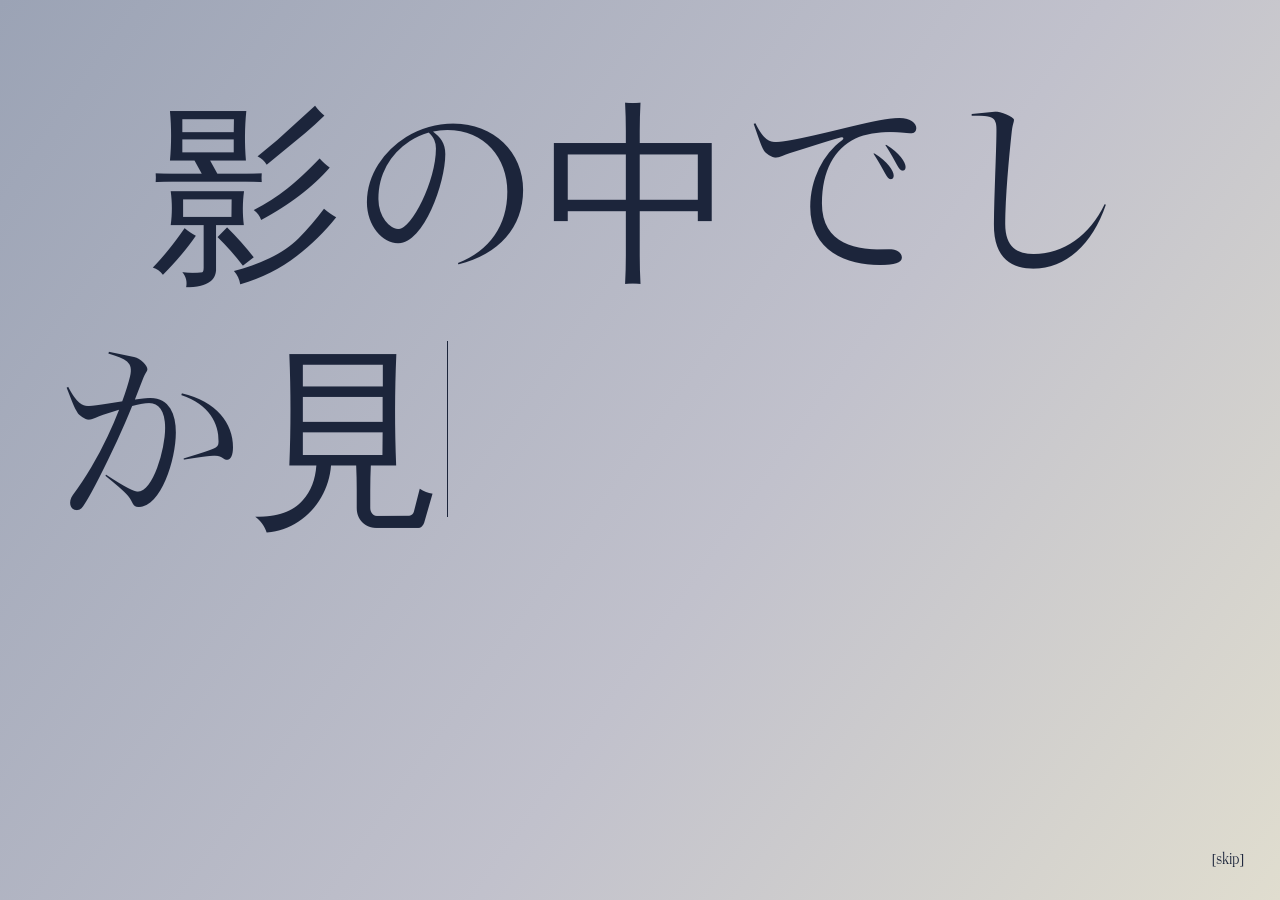
<file: index.html>
<!DOCTYPE html>
<html lang="en">
<head>
  <meta charset="UTF-8">
  <meta name="viewport" content="width=device-width, initial-scale=1.0">
  <script>
(() => {
  try {
    const replay = new URLSearchParams(window.location.search).get("intro") === "1";
    if (window.matchMedia("(prefers-reduced-motion: reduce)").matches || (!replay && window.sessionStorage.getItem("in-praise-entry-v1"))) return;
    document.documentElement.classList.add("entry-pending");
    window.__entryAbort = () => {
      window.clearTimeout(window.__entryFailSafe);
      document.documentElement.classList.remove("entry-pending", "entry-revealing");
      document.querySelectorAll(".home-corners, .home-intro").forEach((element) => {
        element.inert = false;
        element.removeAttribute("aria-hidden");
      });
      document.getElementById("site-entry")?.remove();
    };
    window.__entryFailSafe = window.setTimeout(window.__entryAbort, 32000);
  } catch {}
})();
  </script>
  <link rel="preload" href="assets/fonts/ApocJPTrialRevelations-Regular.otf" as="font" type="font/otf" crossorigin>
  <title>In Praise of Shadows</title>
  <link rel="stylesheet" href="style.css?v=falling-loop-2">
  <link rel="stylesheet" href="responsive.css?v=staircase-1">
  <link rel="stylesheet" href="theme.css?v=index-panel-1">
  <link rel="stylesheet" href="ambient-shadow.css?v=staircase-1">
  <link rel="stylesheet" href="home-index.css?v=12">
  <link rel="stylesheet" href="home-entry.css?v=5">
  <script src="ambient-shadow.js" defer></script>
  <script src="falling-letters.js?v=1" defer></script>
  <script src="pointer-cursor.js?v=8" defer></script>
  <script src="home-index.js?v=5" defer></script>
  <script src="home-entry.js?v=3" defer onerror="window.__entryAbort?.()"></script>
</head>
<body class="fadeIn home-page index-home">
  <section id="site-entry" hidden aria-label="Introduction">
    <div class="entry-stage">
      <p class="entry-sentence" lang="ja" data-entry-sentence data-text="影の中でしか見えないものがある。" aria-hidden="true">影の中でしか見えないものがある。</p>
      <p class="entry-sentence" lang="en" data-entry-sentence data-text="Some things only appear in shadow." aria-hidden="true">Some things only appear in shadow.</p>
    </div>
    <button class="entry-skip" data-entry-skip type="button" aria-label="Skip introduction">[skip]</button>
  </section>
  <div class="ambient-background" aria-hidden="true">
    <div class="ambient-artwork"><div class="ambient-dissolve"></div></div>
  </div>
  <nav class="home-corners" aria-label="Site">
    <button class="author about about-trigger corner-trigger" id="about-trigger" data-panel-trigger type="button" aria-expanded="false" aria-controls="about-panel" aria-haspopup="dialog">[about]</button>
    <button class="author index-trigger corner-trigger" id="index-trigger" data-panel-trigger type="button" aria-expanded="false" aria-controls="index-panel" aria-haspopup="dialog">[index]</button>
  </nav>
  <main class="home-intro">
    <h1 class="title"><span>In Praise</span> <span>of Shadows</span></h1>
    
    <a class="mode-switch" href="mainpageshadowmode.html">[shadow mode]</a>
  </main>
  <div class="falling-characters" aria-hidden="true">
    <span class="falling-text"><span class="falling-glyph">陰</span></span>
    <span class="falling-text"><span class="falling-glyph">翳</span></span>
    <span class="falling-text"><span class="falling-glyph">礼</span></span>
    <span class="falling-text"><span class="falling-glyph">讃</span></span>
  </div>

  <dialog class="home-panel" id="index-panel" data-shadow-cursor aria-labelledby="index-heading">
    <section class="index-sheet">
      <header class="index-header">
        <h2 id="index-heading">[index]</h2>
        <button class="index-close" id="index-close" data-panel-close type="button" aria-label="Close index">[close]</button>
      </header>
      <nav class="index-chapters" data-panel-scroll aria-label="Chapters">
          <a href="part1.html?mode=light&amp;v=reader-4"><span class="index-part">part 1</span><span class="index-chapter-title">Beneath the Eaves</span></a>
          <a href="part2.html?mode=light&amp;v=reader-4"><span class="index-part">part 2</span><span class="index-chapter-title">The Fading Light</span></a>
          <a href="part3.html?mode=light&amp;v=reader-4"><span class="index-part">part 3</span><span class="index-chapter-title">The Silent Alcove</span></a>
          <a href="part4.html?mode=light&amp;v=reader-4"><span class="index-part">part 4</span><span class="index-chapter-title">Paper and Gold</span></a>
          <a href="part5.html?mode=light&amp;v=reader-4"><span class="index-part">part 5</span><span class="index-chapter-title">The Texture of Daily Life</span></a>
          <a href="part6.html?mode=light&amp;v=reader-4"><span class="index-part">part 6</span><span class="index-chapter-title">Bodies in Shadow</span></a>
          <a href="part7.html?mode=light&amp;v=reader-4"><span class="index-part">part 7</span><span class="index-chapter-title">The Excess of Light</span></a>
          <a href="part8.html?mode=light&amp;v=reader-4"><span class="index-part">part 8</span><span class="index-chapter-title">A Refuge for Shadows</span></a>
      </nav>
    </section>
  </dialog>
  <dialog class="home-panel" id="about-panel" data-shadow-cursor aria-labelledby="about-heading">
    <section class="index-sheet about-sheet">
      <header class="index-header">
        <h2 id="about-heading">[about]</h2>
        <button class="index-close" id="about-close" data-panel-close type="button" aria-label="Close about">[close]</button>
      </header>
      <div class="about-copy" data-panel-scroll tabindex="0" role="region" aria-label="About this site">
        <section class="about-language" lang="en" aria-labelledby="about-en-label">
          <h3 id="about-en-label">English</h3>
          <p>Jun’ichirō Tanizaki’s <em>In Praise of Shadows</em> finds beauty in dim rooms and the soft sheen of lacquer. It asks what is lost as modern life fills those spaces with light. Switch between light and shadow as you read the eight sections at your own pace.</p>
        </section>
        <section class="about-language" lang="ja" aria-labelledby="about-ja-label">
          <h3 id="about-ja-label">日本語</h3>
          <p>谷崎潤一郎の『陰翳礼讃』は、薄暗い部屋や漆器のほのかな艶に美しさを見いだす随筆です。暮らしが明るさを求めるなかで、失われていくものを見つめます。明暗を切り替えながら、八つのセクションを自分のペースで読めます。</p>
        </section>
      </div>
    </section>
  </dialog>
</body>
</html>
</file>
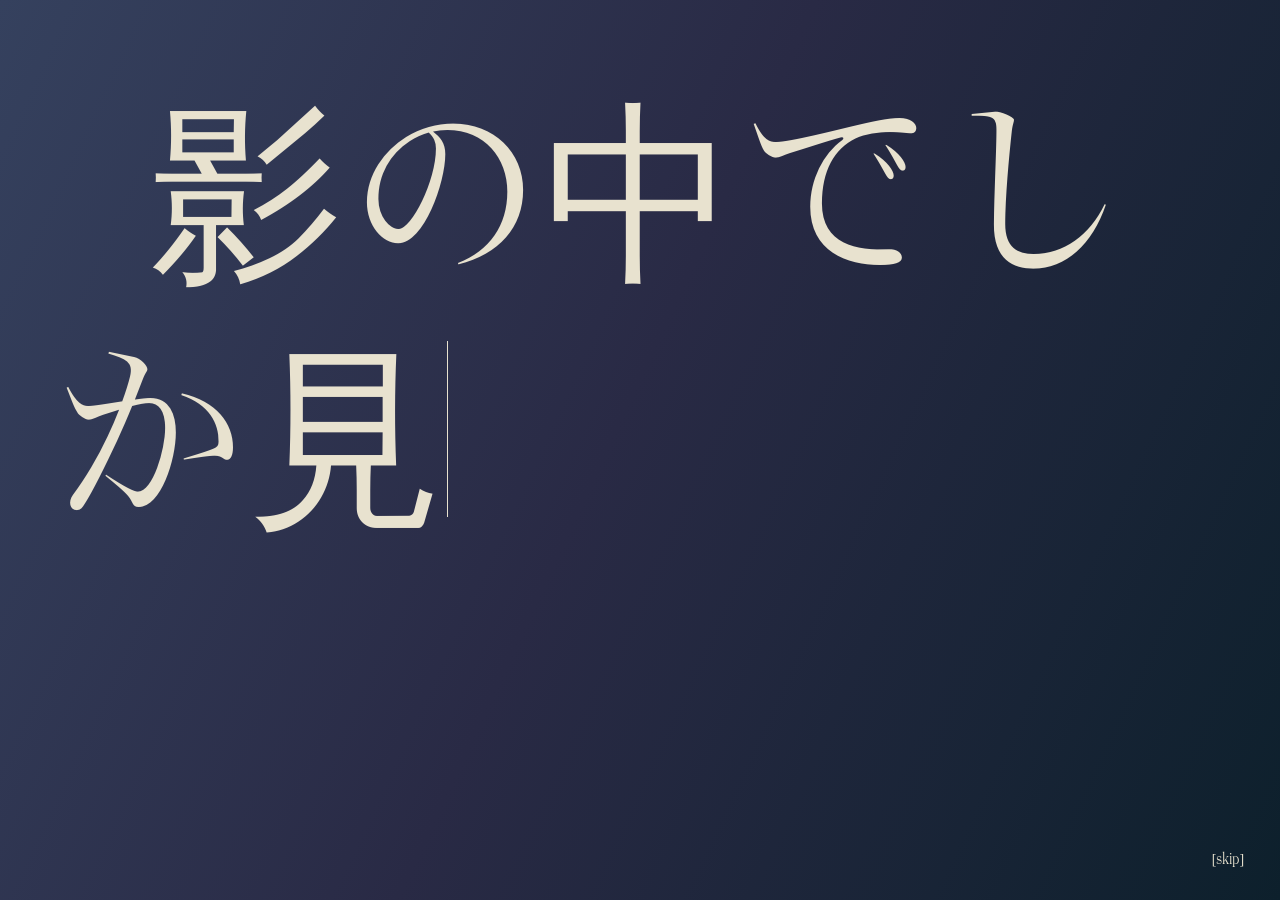
<file: mainpageshadowmode.html>
<!DOCTYPE html>
<html lang="en">
<head>
  <meta charset="UTF-8">
  <meta name="viewport" content="width=device-width, initial-scale=1.0">
  <script>
(() => {
  try {
    const replay = new URLSearchParams(window.location.search).get("intro") === "1";
    if (window.matchMedia("(prefers-reduced-motion: reduce)").matches || (!replay && window.sessionStorage.getItem("in-praise-entry-v1"))) return;
    document.documentElement.classList.add("entry-pending");
    window.__entryAbort = () => {
      window.clearTimeout(window.__entryFailSafe);
      document.documentElement.classList.remove("entry-pending", "entry-revealing");
      document.querySelectorAll(".home-corners, .home-intro").forEach((element) => {
        element.inert = false;
        element.removeAttribute("aria-hidden");
      });
      document.getElementById("site-entry")?.remove();
    };
    window.__entryFailSafe = window.setTimeout(window.__entryAbort, 32000);
  } catch {}
})();
  </script>
  <link rel="preload" href="assets/fonts/ApocJPTrialRevelations-Regular.otf" as="font" type="font/otf" crossorigin>
  <title>In Praise of Shadows</title>
  <link rel="stylesheet" href="mainpageshadowmode.css?v=swaying-shadows-4">
  <link rel="stylesheet" href="responsive.css?v=staircase-1">
  <link rel="stylesheet" href="theme.css?v=index-panel-1">
  <link rel="stylesheet" href="ambient-shadow.css?v=staircase-1">
  <link rel="stylesheet" href="home-index.css?v=12">
  <link rel="stylesheet" href="home-entry.css?v=5">
  <script src="ambient-shadow.js" defer></script>

  <script src="pointer-cursor.js?v=8" defer></script>
  <script src="home-index.js?v=5" defer></script>
  <script src="home-entry.js?v=3" defer onerror="window.__entryAbort?.()"></script>
</head>
<body class="fadeIn home-page index-home shadow-mode">
  <section id="site-entry" hidden aria-label="Introduction">
    <div class="entry-stage">
      <p class="entry-sentence" lang="ja" data-entry-sentence data-text="影の中でしか見えないものがある。" aria-hidden="true">影の中でしか見えないものがある。</p>
      <p class="entry-sentence" lang="en" data-entry-sentence data-text="Some things only appear in shadow." aria-hidden="true">Some things only appear in shadow.</p>
    </div>
    <button class="entry-skip" data-entry-skip type="button" aria-label="Skip introduction">[skip]</button>
  </section>
  <div class="ambient-background" aria-hidden="true">
    <div class="ambient-artwork"><div class="ambient-dissolve"></div></div>
  </div>
  <nav class="home-corners" aria-label="Site">
    <button class="author about about-trigger corner-trigger" id="about-trigger" data-panel-trigger type="button" aria-expanded="false" aria-controls="about-panel" aria-haspopup="dialog">[about]</button>
    <button class="author index-trigger corner-trigger" id="index-trigger" data-panel-trigger type="button" aria-expanded="false" aria-controls="index-panel" aria-haspopup="dialog">[index]</button>
    <div class="author-shadow" aria-hidden="true">[index]</div>
    <div class="author-shadow about-shadow" aria-hidden="true">[about]</div>
  </nav>
  <main class="home-intro">
    <h1 class="title"><span>In Praise</span> <span>of Shadows</span></h1>
    <h1 class="title-shadow" aria-hidden="true" lang="ja">陰翳礼讃</h1>
    <a class="mode-switch" href="index.html">[light mode]</a>
  </main>

  <dialog class="home-panel" id="index-panel" data-shadow-cursor aria-labelledby="index-heading">
    <section class="index-sheet">
      <header class="index-header">
        <h2 id="index-heading">[index]</h2>
        <button class="index-close" id="index-close" data-panel-close type="button" aria-label="Close index">[close]</button>
      </header>
      <nav class="index-chapters" data-panel-scroll aria-label="Chapters">
          <a href="part1.html?mode=shadow&amp;v=reader-4"><span class="index-part">part 1</span><span class="index-chapter-title">Beneath the Eaves</span></a>
          <a href="part2.html?mode=shadow&amp;v=reader-4"><span class="index-part">part 2</span><span class="index-chapter-title">The Fading Light</span></a>
          <a href="part3.html?mode=shadow&amp;v=reader-4"><span class="index-part">part 3</span><span class="index-chapter-title">The Silent Alcove</span></a>
          <a href="part4.html?mode=shadow&amp;v=reader-4"><span class="index-part">part 4</span><span class="index-chapter-title">Paper and Gold</span></a>
          <a href="part5.html?mode=shadow&amp;v=reader-4"><span class="index-part">part 5</span><span class="index-chapter-title">The Texture of Daily Life</span></a>
          <a href="part6.html?mode=shadow&amp;v=reader-4"><span class="index-part">part 6</span><span class="index-chapter-title">Bodies in Shadow</span></a>
          <a href="part7.html?mode=shadow&amp;v=reader-4"><span class="index-part">part 7</span><span class="index-chapter-title">The Excess of Light</span></a>
          <a href="part8.html?mode=shadow&amp;v=reader-4"><span class="index-part">part 8</span><span class="index-chapter-title">A Refuge for Shadows</span></a>
      </nav>
    </section>
  </dialog>
  <dialog class="home-panel" id="about-panel" data-shadow-cursor aria-labelledby="about-heading">
    <section class="index-sheet about-sheet">
      <header class="index-header">
        <h2 id="about-heading">[about]</h2>
        <button class="index-close" id="about-close" data-panel-close type="button" aria-label="Close about">[close]</button>
      </header>
      <div class="about-copy" data-panel-scroll tabindex="0" role="region" aria-label="About this site">
        <section class="about-language" lang="en" aria-labelledby="about-en-label">
          <h3 id="about-en-label">English</h3>
          <p>Jun’ichirō Tanizaki’s <em>In Praise of Shadows</em> finds beauty in dim rooms and the soft sheen of lacquer. It asks what is lost as modern life fills those spaces with light. Switch between light and shadow as you read the eight sections at your own pace.</p>
        </section>
        <section class="about-language" lang="ja" aria-labelledby="about-ja-label">
          <h3 id="about-ja-label">日本語</h3>
          <p>谷崎潤一郎の『陰翳礼讃』は、薄暗い部屋や漆器のほのかな艶に美しさを見いだす随筆です。暮らしが明るさを求めるなかで、失われていくものを見つめます。明暗を切り替えながら、八つのセクションを自分のペースで読めます。</p>
        </section>
      </div>
    </section>
  </dialog>
</body>
</html>
</file>
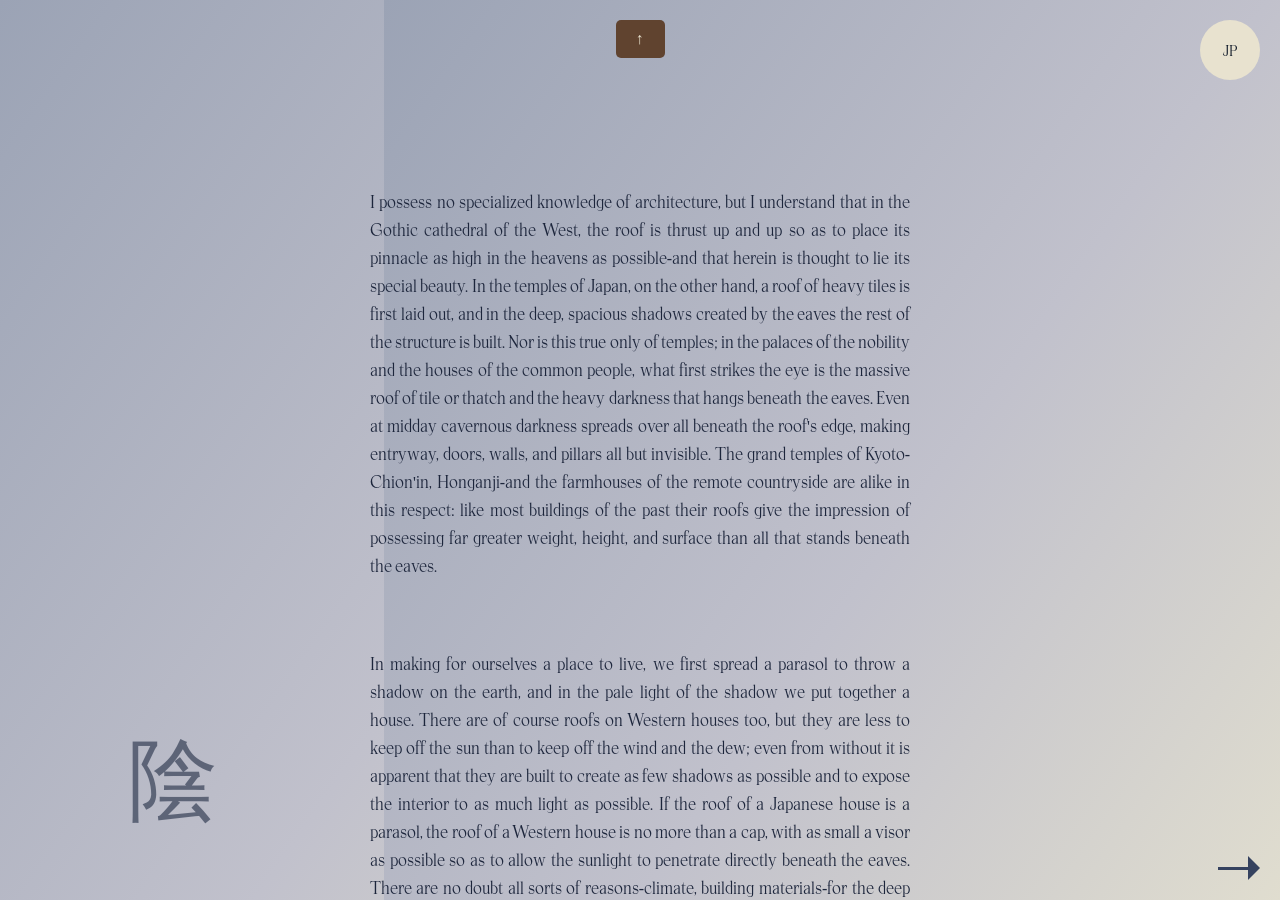
<file: part1.html>
<!DOCTYPE html>
<html lang="en">
  <head>
  <meta charset="UTF-8">
    <meta name="viewport" content="width=device-width, initial-scale=1.0" />
    <title>In Praise of Shadows · part 1 · Beneath the Eaves</title>
    <link rel="stylesheet" href="part1.css" />
    <link rel="stylesheet" href="responsive.css">
    <link rel="stylesheet" href="theme.css?v=index-panel-1">
  <script src="reading.js?v=chapter-reader-5" defer></script>
  <script src="pointer-cursor.js?v=8" defer></script>
</head>
  <body>
    <div class="door-container">
      <div class="door-left"></div>
      <div class="door-right"></div>
      <div class="content">
        <a href="index.html" class="home-button" data-reading-home aria-label="Home"></a>
       

        <p class="en-text1">
          I possess no specialized knowledge of architecture, but I understand
          that in the Gothic cathedral of the West, the roof is thrust up and up
          so as to place its pinnacle as high in the heavens as possible-and
          that herein is thought to lie its special beauty. In the temples of
          Japan, on the other hand, a roof of heavy tiles is first laid out, and
          in the deep, spacious shadows created by the eaves the rest of the
          structure is built. Nor is this true only of temples; in the palaces
          of the nobility and the houses of the common people, what first
          strikes the eye is the massive roof of tile or thatch and the heavy
          darkness that hangs beneath the eaves. Even at midday cavernous
          darkness spreads over all beneath the roof's edge, making entryway,
          doors, walls, and pillars all but invisible. The grand temples of
          Kyoto-Chion'in, Honganji-and the farmhouses of the remote countryside
          are alike in this respect: like most buildings of the past their roofs
          give the impression of possessing far greater weight, height, and
          surface than all that stands beneath the eaves.
        </p>
        <p class="ja-text1">
          私は建築のことについては全く門外漢であるが、西洋の寺院のゴシック建築と云うものは屋根が高く／＼尖って、その先が天に冲せんとしているところに美観が存するのだと云う。これに反して、われ／＼の国の伽藍では建物の上にまず大きな甍を伏せて、その庇ひさしが作り出す深い廣い蔭の中へ全体の構造を取り込んでしまう。寺院のみならず、宮殿でも、庶民の住宅でも、外から見て最も眼立つものは、或る場合には瓦葺き、或る場合には茅葺きの大きな屋根と、その庇の下にたゞよう濃い闇である。時とすると、白昼といえども軒から下には洞穴のような闇が繞っていて戸口も扉も壁も柱も殆ど見えないことすらある。これは知恩院や本願寺のような宏壮な建築でも、草深い田舎の百姓家でも同様であって、昔の大概な建物が軒から下と軒から上の屋根の部分とを比べると、少くとも眼で見たところでは、屋根の方が重く、堆く、面積が大きく感ぜられる.
        </p>
        <p class="en-text2">
          In making for ourselves a place to live, we first spread a parasol to
          throw a shadow on the earth, and in the pale light of the shadow we
          put together a house. There are of course roofs on Western houses too,
          but they are less to keep off the sun than to keep off the wind and
          the dew; even from without it is apparent that they are built to
          create as few shadows as possible and to expose the interior to as
          much light as possible. If the roof of a Japanese house is a parasol,
          the roof of a Western house is no more than a cap, with as small a
          visor as possible so as to allow the sunlight to penetrate directly
          beneath the eaves. There are no doubt all sorts of reasons-climate,
          building materials-for the deep Japanese eaves. The fact that we did
          not use glass, concrete, and bricks, for instance, made a low roof
          necessary to keep off the driving wind and rain. A light room would no
          doubt have been more convenient for us, too, than a dark room. The
          quality that we call beauty, however, must always grow from the
          realities of life, and our ancestors, forced to live in dark rooms,
          presently came to discover beauty in shadows, ultimately to guide
          shadows towards beauty's ends.
        </p>
        <p class="ja-text2">
          左様にわれ／＼が住居を営むには、何よりも屋根と云う傘を拡げて大地に一廓の日かげを落し、その薄暗い陰翳の中に家造りをする。もちろん西洋の家屋にも屋根がない訳ではないが、それは日光を遮蔽するよりも雨露をしのぐための方が主であって、蔭はなるべく作らないようにし、少しでも多く内部を明りに曝すようにしていることは、外形を見ても頷かれる。日本の屋根を傘とすれば、西洋のそれは帽子でしかない。しかも鳥打帽子のように出来るだけ鍔つばを小さくし、
          日光の直射を近々と軒端に受けるけだし日本家の屋根の庇が長いのは、気候風土や、建築材料や、その他いろ／＼の関係があるのであろう。たとえば煉瓦やガラスやセメントのようなものを使わないところから、横なぐりの風雨を防ぐためには庇を深くする必要があったであろうし、日本人とて暗い部屋よりは明るい部屋を便利としたに違いないが、是非なくあゝなったのでもあろう。が、美と云うものは常に生活の実際から発達するもので、暗い部屋に住むことを餘儀なくされたわれ／＼の先祖は、いつしか陰翳のうちに美を発見し、やがては美の目的に添うように陰翳を利用するに至った。
        </p>
        <a href="part2.html" class="arrow-right" data-chapter-link aria-label="Next chapter" id="arrow-right"></a>

        <button id="toggleButton"></button>
      </div>
    </div>
     <div class="falling-text" style="top: 80%; left: 10%;color:var(--deep);">陰</div>
  </body>
  <foot>
    <script src="part1.js"></script>
  </foot>
</html>
</file>
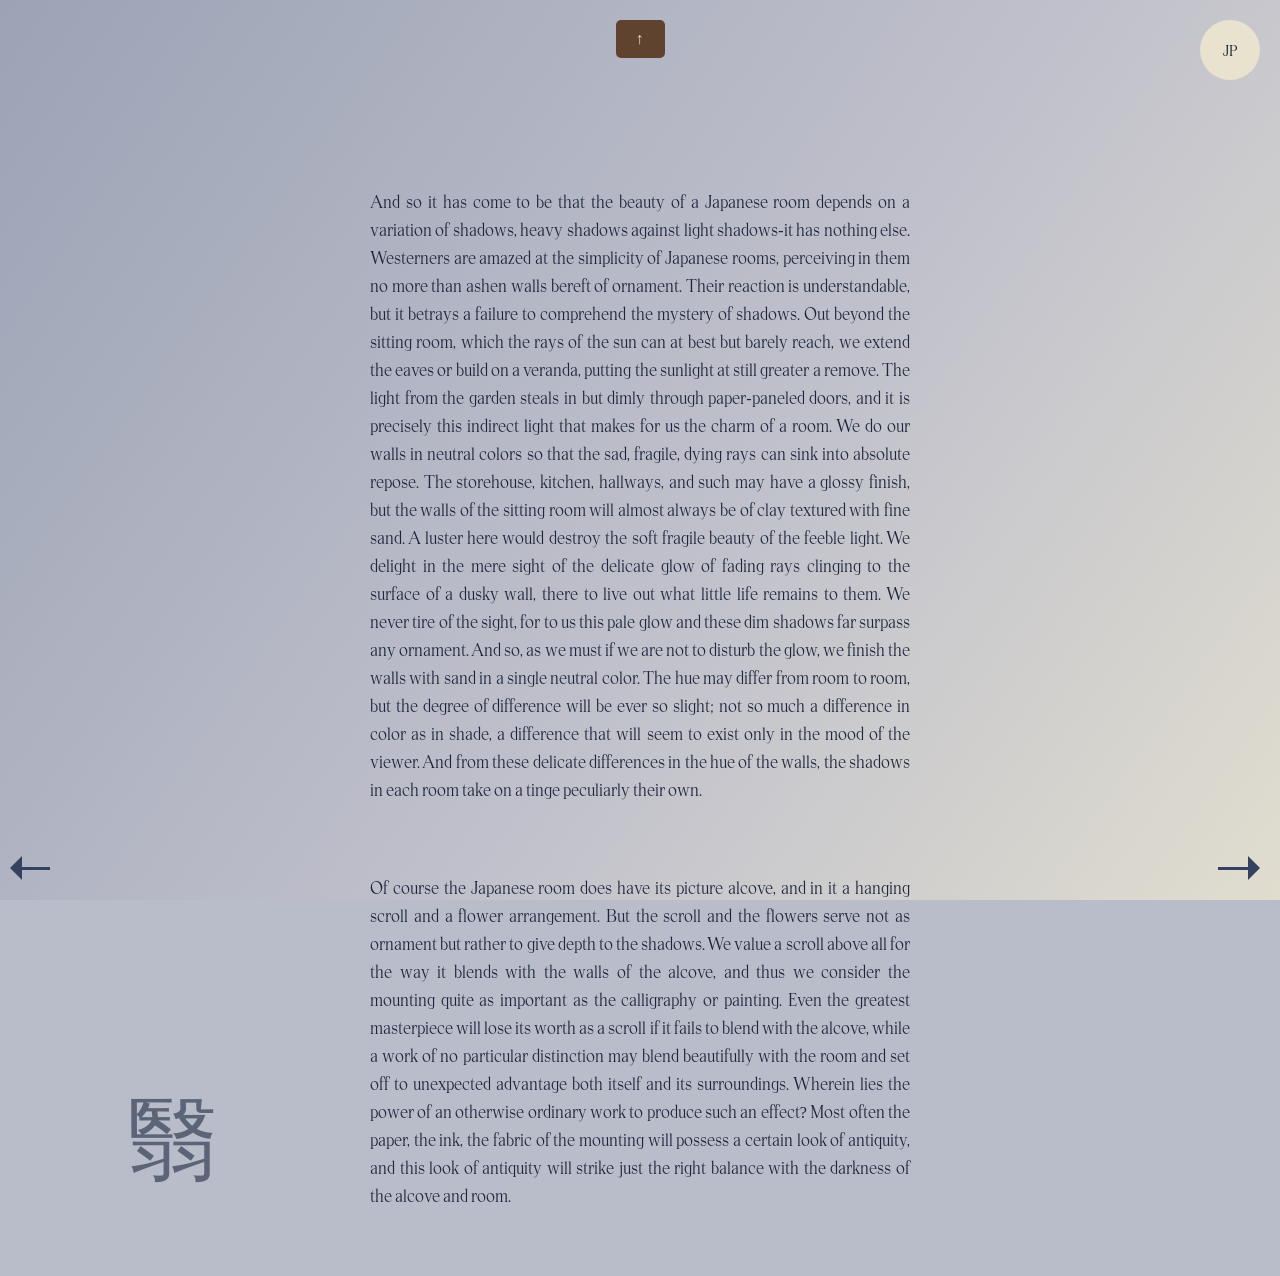
<file: part2.html>
<!DOCTYPE html>
<html lang="en">
  <head>
  <meta charset="UTF-8">
    <meta name="viewport" content="width=device-width, initial-scale=1.0" />
    <title>In Praise of Shadows · part 2 · The Fading Light</title>
    <link rel="stylesheet" href="part2.css" />
    <link rel="stylesheet" href="responsive.css">
    <link rel="stylesheet" href="theme.css?v=index-panel-1">
  <script src="reading.js?v=chapter-reader-5" defer></script>
  <script src="pointer-cursor.js?v=8" defer></script>
</head>
  <body>
    <div class="door-container">
      <div class="door-left"></div>
      <div class="door-right"></div>
      <div class="content">
        <a href="index.html" class="home-button" data-reading-home aria-label="Home"></a>
       

        <p class="en-text1">
          And so it has come to be that the beauty of a Japanese room depends on a
      variation of shadows, heavy shadows against light shadows-it has nothing
      else. Westerners are amazed at the simplicity of Japanese rooms,
      perceiving in them no more than ashen walls bereft of ornament. Their
      reaction is understandable, but it betrays a failure to comprehend the
      mystery of shadows. Out beyond the sitting room, which the rays of the sun
      can at best but barely reach, we extend the eaves or build on a veranda,
      putting the sunlight at still greater a remove. The light from the garden
      steals in but dimly through paper-paneled doors, and it is precisely this
      indirect light that makes for us the charm of a room. We do our walls in
      neutral colors so that the sad, fragile, dying rays can sink into absolute
      repose. The storehouse, kitchen, hallways, and such may have a glossy
      finish, but the walls of the sitting room will almost always be of clay
      textured with fine sand. A luster here would destroy the soft fragile
      beauty of the feeble light. We delight in the mere sight of the delicate
      glow of fading rays clinging to the surface of a dusky wall, there to live
      out what little life remains to them. We never tire of the sight, for to
      us this pale glow and these dim shadows far surpass any ornament. And so,
      as we must if we are not to disturb the glow, we finish the walls with
      sand in a single neutral color. The hue may differ from room to room, but
      the degree of difference will be ever so slight; not so much a difference
      in color as in shade, a difference that will seem to exist only in the
      mood of the viewer. And from these delicate differences in the hue of the
      walls, the shadows in each room take on a tinge peculiarly their own.
        </p>
        <p class="ja-text1">
          そして、和室の美しさは、
       影のバリエーション、軽い影に対する重い影、それは何もありません
       それ以外。 西洋人は和室のシンプルさに驚きますが、
       そこには、装飾のない灰色の壁と同じように感じられます。 彼らの
       反応は理解できますが、それは内容を理解していないことを示しています。
       影の謎。 リビングルームの向こうには太陽の光が差し込む
       せいぜい手が届く程度ですが、軒を伸ばしたり、ベランダを作ったりして、
       日光をさらに強く当ててください。 庭からの光が
       紙板のドアを通って薄暗く忍び込みます、そしてそれはまさにこれです
       お部屋の魅力を演出してくれる間接照明。 私たちは壁を作ります
       ニュートラルな色で、悲しくもろくて死にゆく光線が絶対的なものに沈むことができるように
       安息。 倉庫、台所、廊下などに光沢がある場合があります。
       終わりますが、居間の壁はほとんどいつも昼間のままです
       細かい砂のテクスチャー。 ここの光沢は柔らかく壊れやすいものを破壊するだろう
       微かな光の美しさ。 繊細なものを眺めるだけで私たちは喜びます
       薄暗い壁の表面に張り付いた消えゆく光線の輝き、そこに生きている
       彼らに残されたわずかな命。 私たちはその光景に決して飽きることはありません。
       この淡い輝きと薄暗い影は、どんな飾りをもはるかに超えています。 など、
       輝きを邪魔しないためには、壁を次のように仕上げます。
       単一の中間色の砂。 お部屋によって色合いは異なりますが、
       違いの程度はごくわずかです。 それほど違いはありません
       色合いと同様に色においても、その違いだけが存在するように見えます。
       見る人の気分。 そして、その微妙な色合いの違いから、
       壁に沿って進むと、各部屋の影が独特の色合いを帯びます。
        </p>
        <p class="en-text2">
           Of course the Japanese room does have its picture alcove, and in it a
      hanging scroll and a flower arrangement. But the scroll and the flowers
      serve not as ornament but rather to give depth to the shadows. We value a
      scroll above all for the way it blends with the walls of the alcove, and
      thus we consider the mounting quite as important as the calligraphy or
      painting. Even the greatest masterpiece will lose its worth as a scroll if
      it fails to blend with the alcove, while a work of no particular
      distinction may blend beautifully with the room and set off to unexpected
      advantage both itself and its surroundings. Wherein lies the power of an
      otherwise ordinary work to produce such an effect? Most often the paper,
      the ink, the fabric of the mounting will possess a certain look of
      antiquity, and this look of antiquity will strike just the right balance
      with the darkness of the alcove and room.
        </p>
        <p class="ja-text2">
          もちろん和室にも絵の床の間があり、そこには
       掛け軸とフラワーアレンジメント。 でも巻物と花は
       装飾ではなく、影に深みを与える役割を果たします。 私たちは、
       何よりもスクロールして床の間の壁と溶け合う様子をご覧ください。
       したがって、私たちは表装も書道や書道と同じくらい重要であると考えています。
       絵画。 たとえ最高の傑作であっても、もしそうなら絵巻物としての価値を失ってしまいます。
       床の間と調和できず、特に特徴のない作品であるが、
       違いは部屋に美しく溶け込み、予期せぬ方向へ進むかもしれません
       それ自体とその周囲の両方に利益をもたらします。 そこにある力は
       そうでなければ、そのような効果を生み出すための普通の仕事でしょうか？ ほとんどの場合、紙、
       インクや表装の生地は、ある種の表情を持ちます。
       古代、そしてこの古代の外観はちょうど良いバランスをとるでしょう
       床の間と部屋の暗闇とともに。
        </p>
        <a href="part3.html" class="arrow-right" data-chapter-link aria-label="Next chapter" id="arrow-right"></a>
    <a href="part1.html" class="arrow-left" data-chapter-link aria-label="Previous chapter"></a>
        <button id="toggleButton"></button>
      </div>
    </div>
     <div class="falling-text" style="top: 120%; left: 10%;color:var(--deep);">翳</div>
  </body>
  <foot>
    <script src="part2.js"></script>
  </foot>
  
</html>
</file>
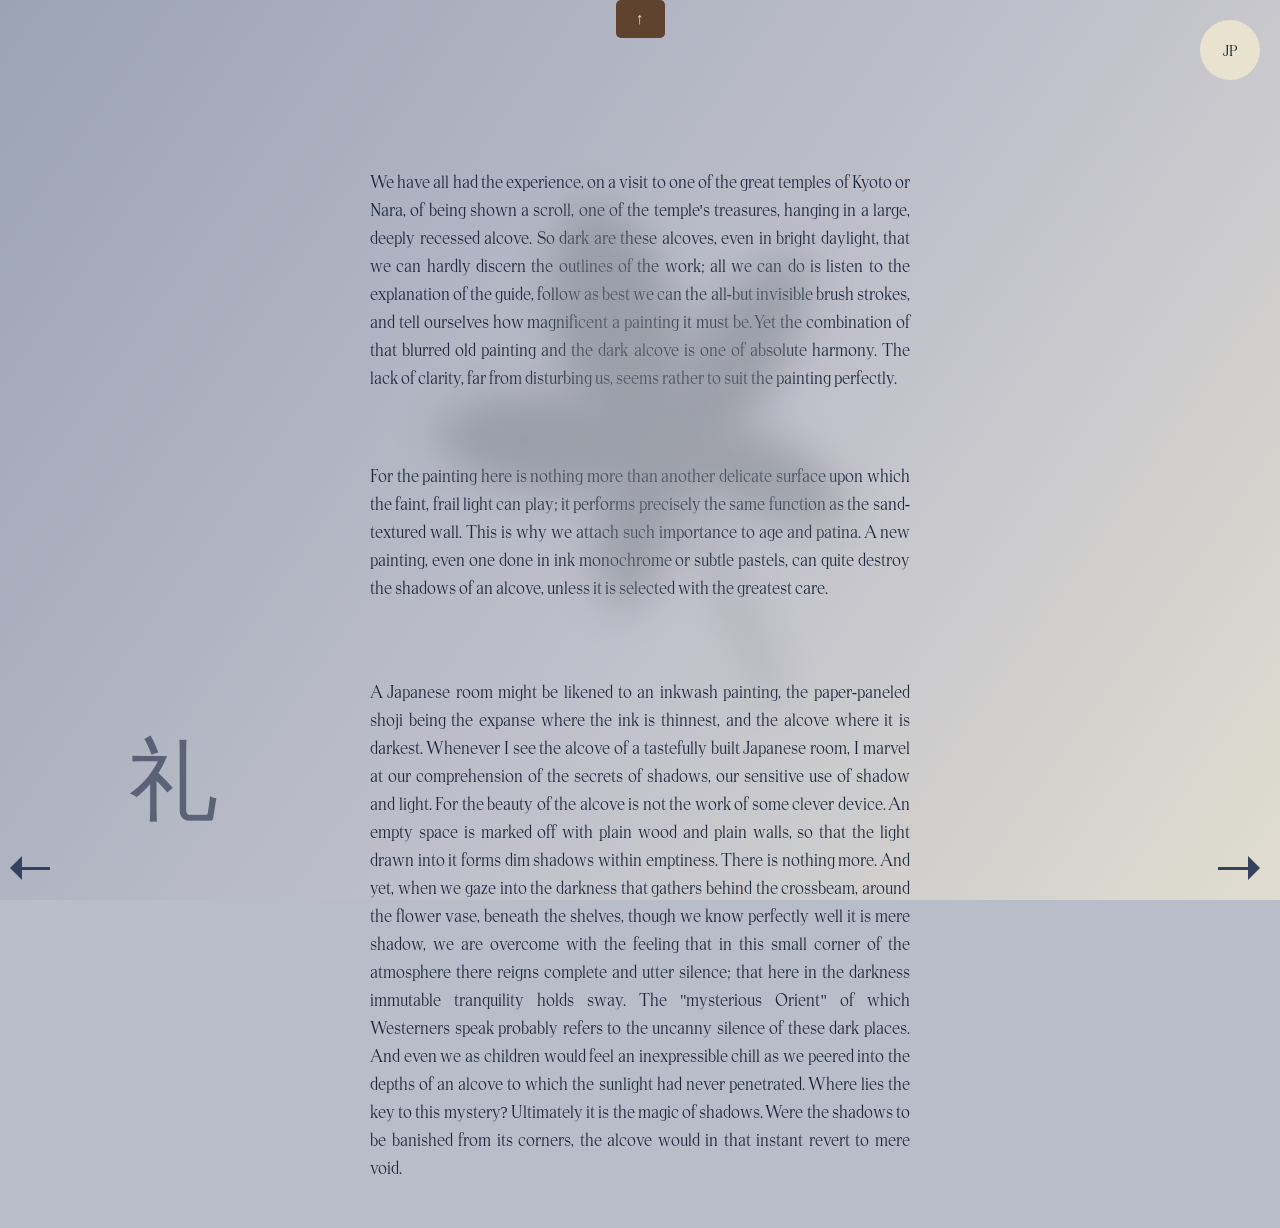
<file: part3.html>
<!DOCTYPE html>
<html lang="en">
<head>
  <title>In Praise of Shadows · part 3 · The Silent Alcove</title>
  
  
    <meta charset="UTF-8" />
    <meta name="viewport" content="width=device-width, initial-scale=1.0" />
    
    <link rel="stylesheet" href="part3.css" />
    <link rel="stylesheet" href="responsive.css">
    <link rel="stylesheet" href="theme.css?v=index-panel-1">
  <script src="reading.js?v=chapter-reader-5" defer></script>
  <script src="pointer-cursor.js?v=8" defer></script>
</head>


<body>
  <a href="index.html" class="home-button" data-reading-home aria-label="Home">
     
    </a>
  <div class="leave">
    <img src="assets/Untitled-3.png"
         alt="leave"/>
  </div>
  <p class="en-text1">
   We have all had the experience, on a visit to one of the great temples of Kyoto or Nara, of being shown a scroll, one of the temple's treasures, hanging in a large, deeply recessed alcove. So dark are these alcoves, even in bright daylight, that we can hardly discern the outlines of the work; all we can do is listen to the explanation of the guide, follow as best we can the all-but invisible brush strokes, and tell ourselves how magnificent a painting it must be. Yet the combination of that blurred old painting and the dark alcove is one of absolute harmony. The lack of clarity, far from disturbing us, seems rather to suit the painting perfectly.


  </p>
  <p class="ja-text1">
    私たちは皆、京都や奈良の大寺院を訪れた際、深く奥まった大きな床の間に掛けられた寺院の宝物の一つである巻物を見せられた経験があるでしょう。 これらの床の間は明るい日中でも非常に暗いため、作品の輪郭はほとんど識別できません。 私たちにできることは、ガイドの説明を聞き、目に見えない筆運びをできる限り追い、これがどれほど素晴らしい絵であるかを自分に言い聞かせることだけです。 しかし、そのぼやけた古い絵画と暗い床の間の組み合わせは、絶対的な調和の一つです。 鮮明さの欠如は、私たちを邪魔するどころか、むしろこの絵にぴったりと合っているように思えます。
    
  </p>
  <p class="en-text2">
For the painting here is nothing more than another delicate surface upon which the faint, frail light can play; it performs precisely the same function as the sand-textured wall. This is why we attach such importance to age and patina. A new painting, even one done in ink monochrome or subtle pastels, can quite destroy the shadows of an alcove, unless it is selected with the greatest care.

  </p >
  <p class="en-text2" id="alcove-shadow" lang="en">A Japanese room might be likened to an inkwash painting, the paper-paneled shoji being the expanse where the ink is thinnest, and the alcove where it is darkest. Whenever I see the alcove of a tastefully built Japanese room, I marvel at our comprehension of the secrets of shadows, our sensitive use of shadow and light. For the beauty of the alcove is not the work of some clever device. An empty space is marked off with plain wood and plain walls, so that the light drawn into it forms dim shadows within emptiness. There is nothing more. And yet, when we gaze into the darkness that gathers behind the crossbeam, around the flower vase, beneath the shelves, though we know perfectly well it is mere shadow, we are overcome with the feeling that in this small corner of the atmosphere there reigns complete and utter silence; that here in the darkness immutable tranquility holds sway. The &quot;mysterious Orient&quot; of which Westerners speak probably refers to the uncanny silence of these dark places. And even we as children would feel an inexpressible chill as we peered into the depths of an alcove to which the sunlight had never penetrated. Where lies the key to this mystery? Ultimately it is the magic of shadows. Were the shadows to be banished from its corners, the alcove would in that instant revert to mere void.</p>
  <p class="ja-text2">
    なぜなら、ここの絵画は、かすかな、もろい光が戯れる、もう一つの繊細な表面にすぎないからです。 砂の質感のある壁とまったく同じ機能を果たします。 これが、私たちが年齢と緑青を非常に重要視する理由です。 新しい絵画は、たとえそれがモノクロや微妙なパステルインクで描かれたものであっても、細心の注意を払って選択しない限り、床の間の影を完全に破壊する可能性があります。

  </p>
    <button id="toggleButton"></button>
  <a href="part4.html" class="arrow-right" data-chapter-link aria-label="Next chapter" id="arrow-right"></a>
    <a href="part2.html" class="arrow-left" data-chapter-link aria-label="Previous chapter"></a>
<div class="falling-text" style="top: 80%; left: 10%;color:var(--deep)">礼</div>
<script src="part3.js"></script>
  </body>
  
</html>
</file>
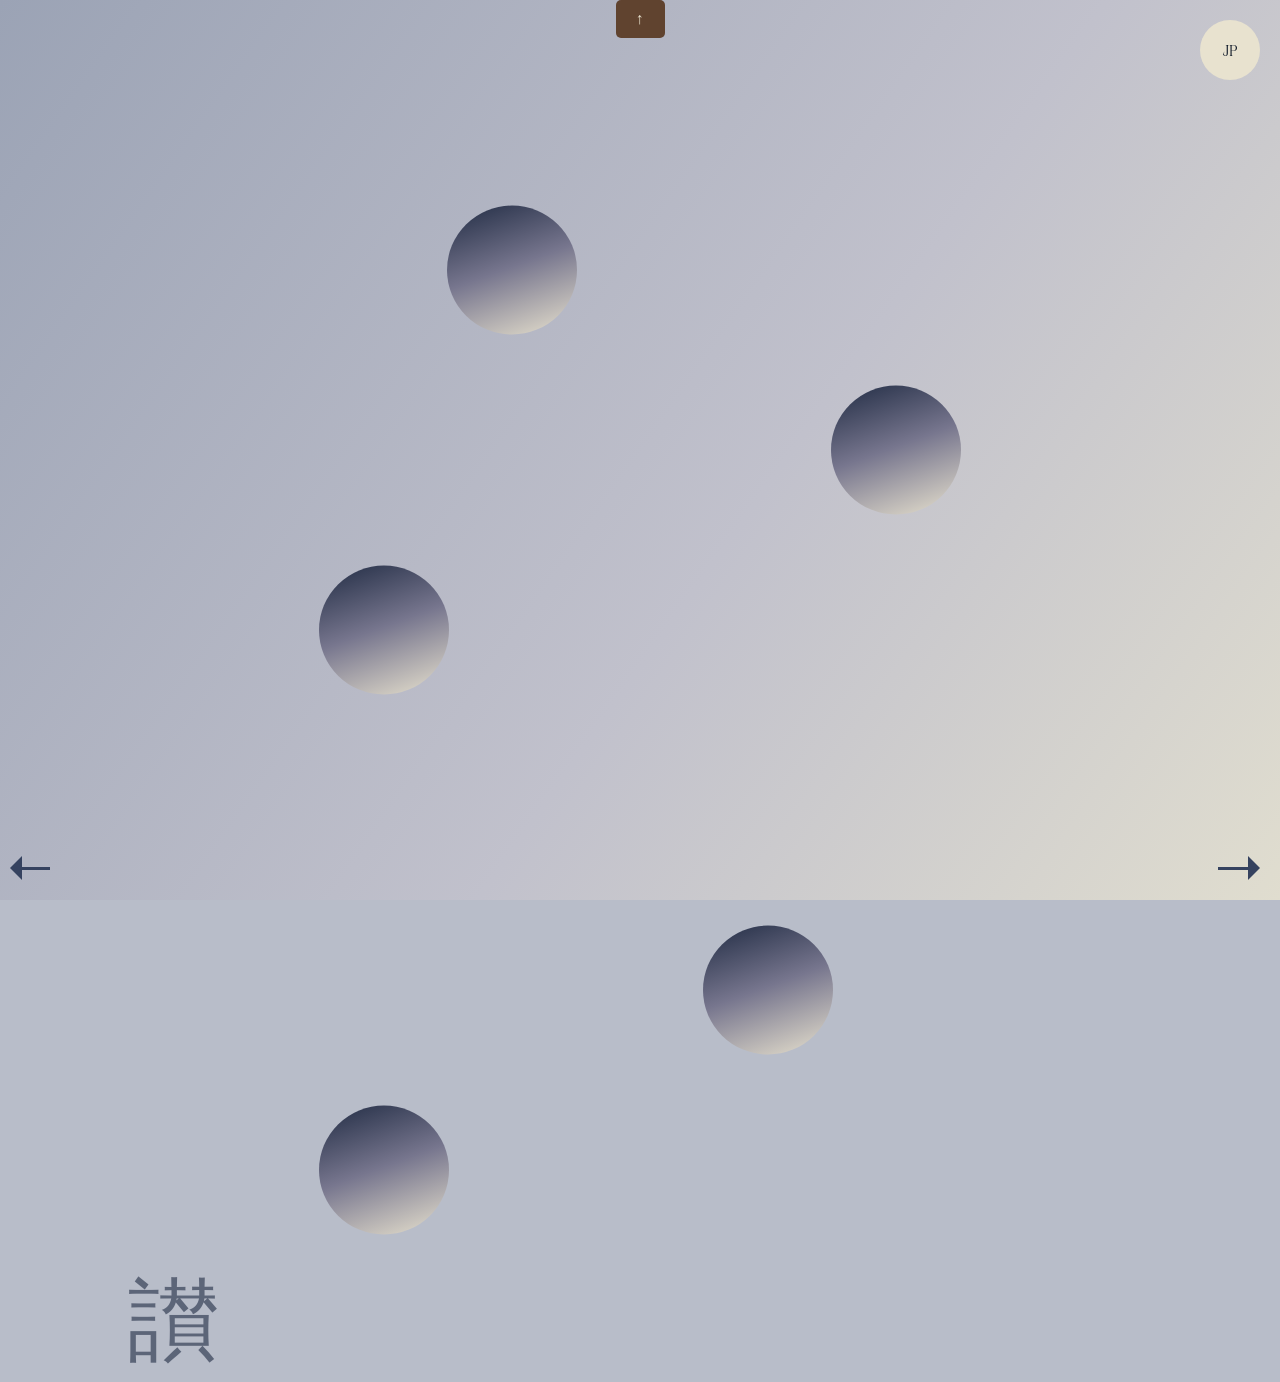
<file: part4.html>
<!DOCTYPE html>
<html lang="en">
<head>
  <title>In Praise of Shadows · part 4 · Paper and Gold</title>
  <meta charset="UTF-8" />
  <meta name="viewport" content="width=device-width, initial-scale=1.0" />
  <link rel="stylesheet" href="part4.css" />
  <link rel="stylesheet" href="responsive.css">
    <link rel="stylesheet" href="theme.css?v=index-panel-1">
  <script src="reading.js?v=chapter-reader-5" defer></script>
  <script src="pointer-cursor.js?v=8" defer></script>
</head>
<body class="passage-page">
  <a href="index.html" class="home-button" data-reading-home aria-label="Home">
    
  </a>
  <button type="button" class="circle-button circle-button1" onclick="showParagraph(1)" aria-label="Read passage 1">
    <img src="assets/Untitled-gradcircle.png" alt="gradient-circle"/>
  </button>
  <button type="button" class="circle-button circle-button2" onclick="showParagraph(2)" aria-label="Read passage 2">
    <img src="assets/Untitled-gradcircle.png" alt="gradient-circle"/>
  </button>
  <button type="button" class="circle-button circle-button3" onclick="showParagraph(3)" aria-label="Read passage 3">
    <img src="assets/Untitled-gradcircle.png" alt="gradient-circle"/>
  </button>
  <button type="button" class="circle-button circle-button4" onclick="showParagraph(4)" aria-label="Read passage 4">
    <img src="assets/Untitled-gradcircle.png" alt="gradient-circle"/>
  </button>
  <button type="button" class="circle-button circle-button5" onclick="showParagraph(5)" aria-label="Read passage 5">
    <img src="assets/Untitled-gradcircle.png" alt="gradient-circle"/>
  </button>
  <p class="p1" style="display: none;">This was the genius of our ancestors, that by cutting off the light from
      this empty space they imparted to the world of shadows that formed there a
      quality of mystery and depth superior to that of any wall painting or
      ornament. The technique seems simple, but was by no means so simply
      achieved. We can imagine with little difficulty what extraordinary pains
      were taken with each invisible detail-the placement of the window in the
      shelving recess, the depth of the crossbeam, the height of the threshold.
      But for me the most exquisite touch is-the pale white glow of the shoji in
      the study bay; I need only pause before it and I forget the passage of
      time.</p>
  <p class="p2" style="display: none;">The study bay, as the name suggests, was originally a projecting window
      built to provide a place for reading. Over the years it came to be
      regarded as no more than a source of light for the alcove; but most often
      it serves not so much to illuminate the alcove as to soften the sidelong
      rays from without, to filter them through paper panels. There is a cold
      and desolate tinge to the light by the time it reaches these panels. The
      little sunlight from the garden that manages to make its way beneath the
      eaves and through the corridors has by then lost its power to illuminate,
      seems drained of the complexion of life. It can do no more than accentuate
      the whiteness of the paper. I sometimes linger before these panels and
      study the surface of the paper, bright, but giving no impression of
      brilliance.</p>
  <p class="p3" style="display: none;">
      In temple architecture the main room stands at a considerable distance
      from the garden; so dilute is the light there that no matter what the
      season, on fair days or cloudy, morning, midday, or evening, the pale,
      white glow scarcely varies. And the shadows at the interstices of the ribs
      seem strangely immobile, as if dust collected in the corners had become a
      part of the paper itself. I blink in uncertainty at this dreamlike
      luminescence, feeling as though some misty film were blunting my vision.
      The light from the pale white paper, powerless to dispel the heavy
      darkness of the alcove, is instead repelled by the darkness, creating a
      world of confusion where dark and light are indistinguishable. Have not
      you yourselves sensed a difference in the light that suffuses such a room,
      a rare tranquility not found in ordinary light? Have you never felt a sort
      of fear in the face of the ageless, a fear that in that room you might
      lose all consciousness of the passage of time, that untold years might
      pass and upon emerging you should find you had grown old and gray?</p>
  <p class="p4" style="display: none;">   And surely you have seen, in the darkness of the innermost rooms of these
      huge buildings, to which sunlight never penetrates, how the gold leaf of a
      sliding door or screen will pick up a distant glimmer from the garden,
      then suddenly send forth an ethereal glow, a faint golden light cast into
      the enveloping darkness, like the glow upon the horizon at sunset. In no
      other setting is gold quite so exquisitely beautiful. You walk past,
      turning to look again, and yet again; and as you move away the golden
      surface of the paper glows ever more deeply, changing not in a flash, but
      growing slowly, steadily brighter, like color rising in the face of a
      giant. Or again you may find that the gold dust of the background, which
      until that moment had only a dull, sleepy luster, will, as you move past,
      suddenly gleam forth as if it had burst into flame.
    </p>
  <p class="p5" style="display: none;">How, in such a dark place, gold draws so much light to itself is a mystery
      to me. But I see why in ancient times statues of the Buddha were gilt with
      gold and why gold leaf covered the walls of the homes of the nobility.
      Modern man, in his well-lit house, knows nothing of the beauty of gold; but
      those who lived in the dark houses of the past were not merely captivated
      by its beauty, they also knew its practical value; for gold, in these dim
      rooms, must have served the function of a reflector. Their use of gold
      leaf and gold dust was not mere extravagance. Its reflective properties
      were put to use as a source of illumination. Silver and other metals
      quickly lose their gloss, but gold retains its brilliance indefinitely to
      light the darkness of the room. This is why gold was held in such
      incredibly high esteem.</p>
        <p class="j1" style="display: none;">これは私たちの先祖の天才でした。
    彼らがそこに形成された影の世界に与えたこの空虚な空間は、
    いかなる壁画よりも優れた神秘性と深さの質
    オーナメント。 この技術は単純そうに見えますが、決して単純ではありませんでした
    達成。 並外れた苦痛がどれほどのものであるか、私たちはほとんど困難なく想像することができます
    窓の配置など、目に見えない細部まで撮影されました。
    棚の凹み、梁の深さ、敷居の高さ。
    しかし、私にとって最も絶妙な感触は、障子の青白く輝くことです。
    研究湾。 その前に一時停止するだけで十分です、そして私はその一節を忘れます
    時間。</p>
  <p class="j2" style="display: none;">研究室は、その名前が示すように、もともとは突き出し窓でした。
    読書の場を提供するために建てられました。 何年もかけて、こうなった
    床の間の光源にすぎないと考えられています。 しかし、ほとんどの場合
    それは床の間を照らすというよりも、横向きの雰囲気を和らげるのに役立ちます。
    外部からの光線を紙パネルを通してフィルタリングします。 風邪があります
    そして光がこれらのパネルに到達するまでに、荒涼とした色合いになります。 の
    庭からのわずかな日差しがなんとか下に差し込みます。
    軒先や廊下を照らす力はすでに失われており、
    人生の顔色が失われているようだ。 強調することしかできません
    紙の白さ。 私は時々これらのパネルの前に留まり、
    紙の表面を観察すると、明るいですが、何の印象も与えません。
    輝き。</p>
  <p class="j3" style="display: none;">
    寺院建築では主室がかなり離れたところに建っている
     庭から。 そこの光は非常に希薄なので、何が起こっても
     季節、晴れも曇りも、朝も昼も夕方も、淡い、
     白い輝きはほとんど変わりません。 そして肋骨の隙間の影
     まるで隅に溜まった埃が燃え上がったかのように、奇妙に動かなくなっているように見えます。
     紙そのものの一部。 夢のようなこの状況に不安で瞬きする
     まるで霧のような膜が私の視界を鈍らせているように感じました。
     淡い白い紙の光は、重いものを打ち消すには無力です
     床の間の暗さに反発されます。 ここで暗い世界を作り出します
     混乱の世界、暗さと光が区別できない世界。 自体
     通常の光には見られない、普通の光には見られない
     部屋を満ちる光の中の異常な平静を感じたことがありますか？ 類
     そのような部屋の中で、年齢の意識をすべて失うかもしれない
     時間の経過、伝わらない年が経過し、出てくると
     あなたが老けてしまっていることがわかりますか？ </p>
  <p class="j4" style="display: none;">これまでに、これらの内部の最も暗い部屋の暗闇で
     太陽光が入らない大きな建物、どのようにしてゴールドリーフがある
     ずれたガーデンからの遠い輝きを拾い上げ、突然放つ
     幽玄の輝き、周囲の暗闇に放たれたかすかな金色の光
     夕焼けの地平線に放たれるような。 他の環境ではゴールドは非常に美しいです
     見た目はちょっと違います。 あなたは歩きます
     再び、そして何度も。 移動すると、金色の
     紙の表面がますます深く輝き、一気に変わります
     色は顔の色が変わるように、徐々に、着実に明るくなります
     巨人。 また、過ぎ去ると、背景の金塵が、
     その瞬間まで鈍く眠っていたような明るさで、通り過ぎると、
     突然炎に燃え上がったかのように輝きます。 </p>
  <p class="j5" style="display: none;">どのようにして、こんな暗い場所で、金が自分に多くの光を引き付けるのかは私には謎です
     私にとって。 しかし、古代の仏像が金箔で覆われているのはなぜか、そしてなぜ
     金箔が貴族の家の壁を覆っているのはなぜか。 現代の人は、彼のよく照らされた家で
     金の美しさについて何も知りません。 しかし、過去の暗い家に住んでいた人々は
     単にその美しさに魅了されたわけではありませんでした、実用的な価値も知っていました。
     これらの暗い部屋では、金は反射板の機能を果たさなければなりませんでした。
     金箔と金塵の使用は単なる贅沢ではありませんでした。 その反射特性は使用されました
     照明のソースとして。 銀や他の金属はすぐに輝きを失いますが、金はそれを保持します
     無期限に輝きは暗室を照らします。 これが金が非常に高く評価された理由です。</p>
      

    <a href="part5.html" class="arrow-right" data-chapter-link aria-label="Next chapter" id="arrow-right"></a>
    <a href="part3.html" class="arrow-left" data-chapter-link aria-label="Previous chapter"></a>
    <div class="falling-text" style="top: 140%; left: 10%; color:var(--deep)">
      讃
    </div>
  <button id="toggleButton"></button>
  <script  src="part4.js?v=chapter-entry-1">
  </script>
  </body>
</html>
</file>
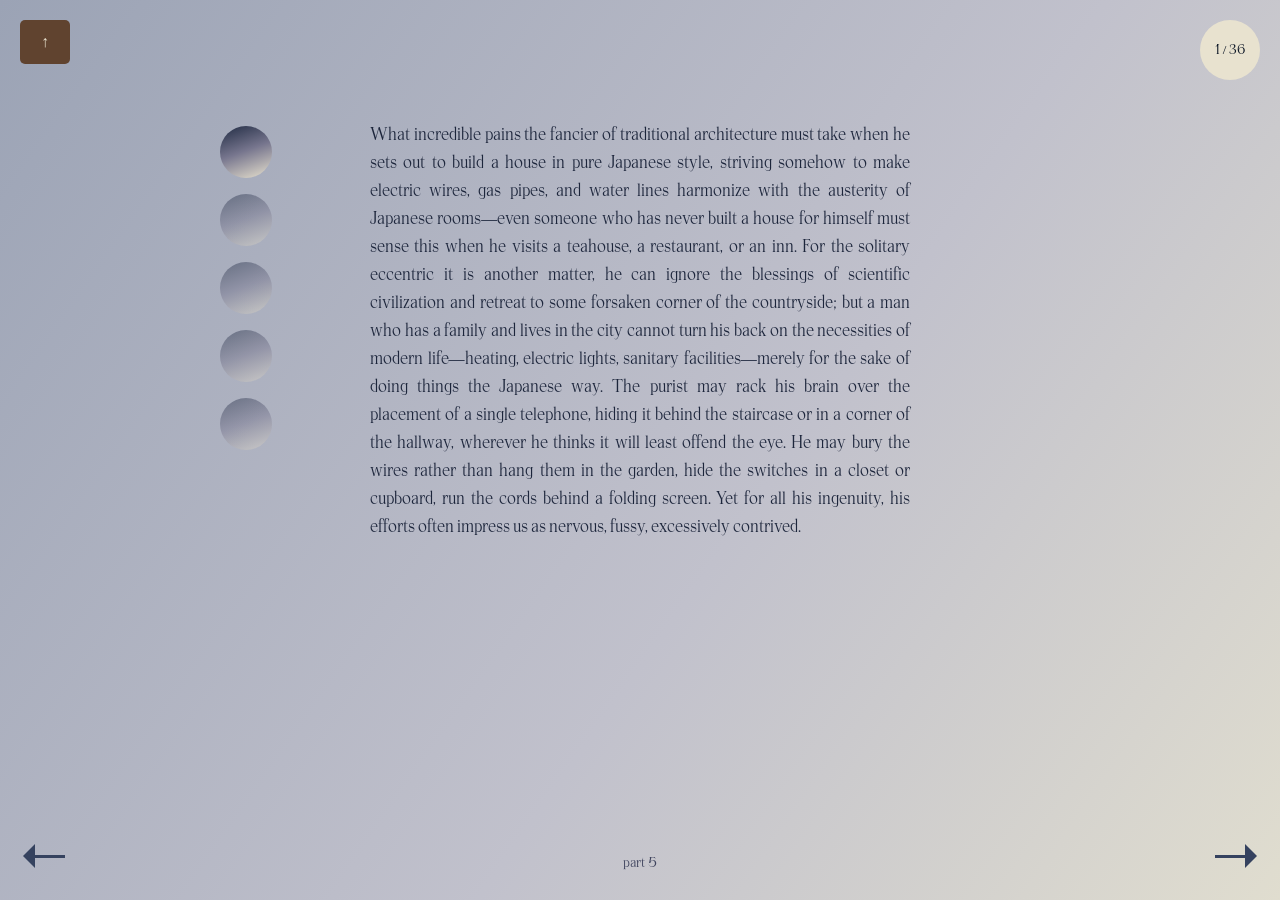
<file: part5.html>
<!DOCTYPE html>
<html lang="en">
<head>
  <meta charset="UTF-8">
  <meta name="viewport" content="width=device-width, initial-scale=1.0">
  <title>In Praise of Shadows · part 5 · The Texture of Daily Life</title>
  <link rel="stylesheet" href="theme.css?v=index-panel-1">
  <link rel="stylesheet" href="reading.css?v=chapter-reader-2">
  <script src="reading.js?v=chapter-reader-5" defer></script>
  <script src="passage-reader.js?v=chapter-reader-2" defer></script>
  <script src="pointer-cursor.js?v=8" defer></script>
</head>
<body class="chapter-reader" data-chapter="5">
  <div class="reader-doors" aria-hidden="true"></div>
  <div class="chapter-artwork" aria-hidden="true"><div class="falling-text">陰</div></div>
  <a href="index.html" class="home-button" data-reading-home aria-label="Home"></a>
  <button id="passage-picker" class="reader-toggle" type="button" aria-haspopup="dialog" aria-controls="passage-dialog" aria-label="Choose passage">1</button>
  <nav class="passage-dots" aria-label="Passages"></nav>
  <h1 id="chapter-title" class="reader-sr-only">part 5 · The Texture of Daily Life</h1>
  <main class="reading-prose" data-passage-reader aria-labelledby="chapter-title">
      <p>What incredible pains the fancier of traditional architecture must take when he sets out to build a house in pure Japanese style, striving somehow to make electric wires, gas pipes, and water lines harmonize with the austerity of Japanese rooms—even someone who has never built a house for himself must sense this when he visits a teahouse, a restaurant, or an inn. For the solitary eccentric it is another matter, he can ignore the blessings of scientific civilization and retreat to some forsaken corner of the countryside; but a man who has a family and lives in the city cannot turn his back on the necessities of modern life—heating, electric lights, sanitary facilities—merely for the sake of doing things the Japanese way. The purist may rack his brain over the placement of a single telephone, hiding it behind the staircase or in a corner of the hallway, wherever he thinks it will least offend the eye. He may bury the wires rather than hang them in the garden, hide the switches in a closet or cupboard, run the cords behind a folding screen. Yet for all his ingenuity, his efforts often impress us as nervous, fussy, excessively contrived. For so accustomed are we to electric lights that the sight of a naked bulb beneath an ordinary milk glass shade seems simpler and more natural than any gratuitous attempt to hide it. Seen at dusk as one gazes out upon the countryside from the window of a train, the lonely light of a bulb under an old-fashioned shade, shining dimly from behind the white paper shoji of a thatch-roofed farmhouse, can seem positively elegant.</p>
      <p>But the snarl and the bulk of an electric fan remain a bit out of place in a Japanese room. The ordinary householder, if he dislikes electric fans, can simply do without them. But if the family business involves the entertainment of customers in summertime, the gentleman of the house cannot afford to indulge his own tastes at the expense of others. A friend of mine, the proprietor of a Chinese restaurant called the Kairakuen, is a thoroughgoing purist in matters architectural. He deplores electric fans and long refused to have them in his restaurant, but the complaints from customers with which he was faced every summer ultimately forced him to give in.</p>
      <p>I myself have had similar experiences. A few years ago I spent a great deal more money than I could afford to build a house. I fussed over every last fitting and fixture, and in every case encountered difficulty. There was the shoji: for aesthetic reasons I did not want to use glass, and yet paper alone would have posed problems of illumination and security. Much against my will, I decided to cover the inside with paper and the outside with glass. This required a double frame, thus raising the cost. Yet having gone to all this trouble, the effect was far from pleasing. The outside remained no more than a glass door; while within, the mellow softness of the paper was destroyed by the glass that lay behind it. At that point I was sorry I had not just settled for glass to begin with. Yet laugh though we may when the house is someone else&#x27;s, we ourselves accept defeat only after having a try at such schemes.</p>
      <p>Then there was the problem of lighting. In recent years several fixtures designed for Japanese houses have come on the market, fixtures patterned after old floor lamps, ceiling lights, candle stands, and the like. But I simply do not care for them, and instead searched in curio shops for old lamps, which I fitted with electric light bulbs.</p>
      <p>What most taxed my ingenuity was the heating system. No stove worthy of the name will ever look right in a Japanese room. Gas stoves burn with a terrific roar, and unless provided with a chimney, quickly bring headaches. Electric stoves, though at least free from these defects, are every bit as ugly as the rest. One solution would be to outfit the cupboards with heaters of the sort used in streetcars. Yet without the red glow of the coals, the whole mood of winter is lost and with it the pleasure of family gatherings round the fire. The best plan I could devise was to build a large sunken hearth, as in an old farmhouse. In this I installed an electric brazier, which worked well both for boiling tea water and for heating the room. Expensive it was, but at least so far as looks were concerned I counted it one of my successes.</p>
      <p>Having done passably well with the heating system, I was then faced with the problem of bath and toilet. My Kairakuen friend could not bear to tile the tub and bathing area, and so built his guest bath entirely of wood. Tile, of course, is infinitely more practical and economical. But when ceiling, pillars, and paneling are of fine Japanese stock, the beauty of the room is utterly destroyed when the rest is done in sparkling tile. The effect may not seem so very displeasing while everything is still new, but as the years pass, and the beauty of the grain begins to emerge on the planks and pillars, that glittering expanse of white tile comes to seem as incongruous as the proverbial bamboo grafted to wood. Still, in the bath utility can to some extent be sacrificed to good taste. In the toilet somewhat more vexatious problems arise.</p>
      <p>Every time I am shown to an old, dimly lit, and, I would add, impeccably clean toilet in a Nara or Kyoto temple, I am impressed with the singular virtues of Japanese architecture. The parlor may have its charms, but the Japanese toilet truly is a place of spiritual repose. It always stands apart from the main building, at the end of a corridor, in a grove fragrant with leaves and moss. No words can describe that sensation as one sits in the dim light, basking in the faint glow reflected from the shoji, lost in meditation or gazing out at the garden. The novelist Natsume Sōseki counted his morning trips to the toilet a great pleasure, &quot;a physiological delight&quot; he called it. And surely there could be no better place to savor this pleasure than a Japanese toilet where, surrounded by tranquil walls and finely grained wood, one looks out upon blue skies and green leaves.</p>
      <p>As I have said there are certain prerequisites: a degree of dimness, absolute cleanliness, and quiet so complete one can hear the hum of a mosquito. I love to listen from such a toilet to the sound of softly falling rain, especially if it is a toilet of the Kantō region, with its long, narrow windows at floor level; there one can listen with such a sense of intimacy to the raindrops falling from the eaves and the trees, seeping into the earth as they wash over the base of a stone lantern and freshen the moss about the stepping stones. And the toilet is the perfect place to listen to the chirping of insects or the song of the birds, to view the moon, or to enjoy any of those poignant moments that mark the change of the seasons. Here, I suspect, is where haiku poets over the ages have come by a great many of their ideas. Indeed one could with some justice claim that of all the elements of Japanese architecture, the toilet is the most aesthetic. Our forebears, making poetry of everything in their lives, transformed what by rights should be the most unsanitary room in the house into a place of unsurpassed elegance, replete with fond associations with the beauties of nature. Compared to Westerners, who regard the toilet as utterly unclean and avoid even the mention of it in polite conversation, we are far more sensible and certainly in better taste. The Japanese toilet is, I must admit, a bit inconvenient to get to in the middle of the night, set apart from the main building as it is; and in winter there is always a danger that one might catch cold. But as the poet Saitō Ryokū has said, “elegance is frigid.” Better that the place be as chilly as the out-of-doors; the steamy heat of a Western-style toilet in a hotel is most unpleasant.</p>
      <p>Anyone with a taste for traditional architecture must agree that the Japanese toilet is perfection. Yet whatever its virtues in a place like a temple, where the dwelling is large, the inhabitants few, and everyone helps with the cleaning, in an ordinary household it is no easy task to keep it clean. No matter how fastidious one may be or how diligently one may scrub, dirt will show, particularly on a floor of wood or tatami matting. And so here too it turns out to be more hygienic and efficient to install modern sanitary facilities—tile and a flush toilet—though at the price of destroying all affinity with “good taste” and the “beauties of nature.” That burst of light from those four white walls hardly puts one in a mood to relish Sōseki’s “physiological delight.” There is no denying the cleanliness; every nook and corner is pure white. Yet what need is there to remind us so forcefully of the issue of our own bodies. A beautiful woman, no matter how lovely her skin, would be considered indecent were she to show her bare buttocks or feet in the presence of others; and how very crude and tasteless to expose the toilet to such excessive illumination. The cleanliness of what can be seen only calls up the more clearly thoughts of what cannot be seen. In such places the distinction between the clean and the unclean is best left obscure, shrouded in a dusky haze.</p>
      <p>Though I did install modern sanitary facilities when I built my own house, I at least avoided tiles, and had the floor done in camphor wood. To that extent I tried to create a Japanese atmosphere—but was frustrated finally by the toilet fixtures themselves. As everyone knows, flush toilets are made of pure white porcelain and have handles of sparkling metal. Were I able to have things my own way, I would much prefer fixtures—both men&#x27;s and women&#x27;s—made of wood. Wood finished in glistening black lacquer is the very best; but even unfinished wood, as it darkens and the grain grows more subtle with the years, acquires an inexplicable power to calm and sooth. The ultimate, of course, is a wooden &quot;morning glory&quot; urinal filled with boughs of cedar; this is a delight to look at and allows not the slightest sound. I could not afford to indulge in such extravagances. I hoped I might at least have the external fittings made to suit my own taste, and then adapt these to a standard flushing mechanism. But the custom labor would have cost so much that I had no choice but to abandon the idea. It was not that I objected to the conveniences of modern civilization, whether electric lights or heating or toilets, but I did wonder at the time why they could not be designed with a bit more consideration for our own habits and tastes.</p>
      <p>The recent vogue for electric lamps in the style of the old standing lanterns comes, I think, from a new awareness of the softness and warmth of paper, qualities which for a time we had forgotten; it stands as evidence of our recognition that this material is far better suited than glass to the Japanese house. But no toilet fixtures or stoves that are at all tasteful have yet come on the market. A heating system like my own, an electric brazier in a sunken hearth, seems to me ideal; yet no one ventures to produce even so simple a device as this (there are, of course, those feeble electric hibachi, but they provide no more heat than an ordinary charcoal hibachi); all that can be had ready-made are those ugly Western stoves.</p>
      <p>There are those who hold that to quibble over matters of taste in the basic necessities of life is an extravagance, that as long as a house keeps out the cold and as long as food keeps off starvation, it matters little what they look like. And indeed for even the sternest ascetic the fact remains that a snowy day is cold, and there is no denying the impulse to accept the services of a heater if it happens to be there in front of one, no matter how cruelly its inelegance may shatter the spell of the day. But it is on occasions like this that I always think how different everything would be if we in the Orient had developed our own science. Suppose for instance that we had developed our own physics and chemistry: would not the techniques and industries based on them have taken a different form, would not our myriads of everyday gadgets, our medicines, the products of our industrial art—would they not have suited our national temper better than they do? In fact our conception of physics itself, and even the principles of chemistry, would probably differ from that of Westerners; and the facts we are now taught concerning the nature and function of light, electricity, and atoms might well have presented themselves in different form.</p>
      <p>Of course I am only indulging in idle speculation; of scientific matters I know nothing. But had we devised independently at least the more practical sorts of inventions, this could not but have had profound influence upon the conduct of our everyday lives, and even upon government, religion, art, and business. The Orient quite conceivably could have opened up a world of technology entirely its own.</p>
      <p>To take a trivial example near at hand: I wrote a magazine article recently comparing the writing brush with the fountain pen, and in the course of it I remarked that if the device had been invented by the ancient Chinese or Japanese it would surely have had a tufted end like our writing brush. The ink would not have been this bluish color but rather black, something like India ink, and it would have been made to seep down from the handle into the brush. And since we would have then found it inconvenient to write on Western paper, something near Japanese paper—even under mass production, if you will—would have been most in demand. Foreign ink and pen would not be as popular as they are; the talk of discarding our system of writing for Roman letters would be less noisy; people would still feel an affection for the old system. But more than that: our thought and our literature might not be imitating the West as they are, but might have pushed forward into new regions quite on their own. An insignificant little piece of writing equipment, when one thinks of it, has had a vast, almost boundless, influence on our culture.</p>
      <p>But I know as well as anyone that these are the empty dreams of a novelist, and that having come this far we cannot turn back. I know that I am only grumbling to myself and demanding the impossible. If my complaints are taken for what they are, however, there can be no harm in considering how unlucky we have been, what losses we have suffered, in comparison with the Westerner. The Westerner has been able to move forward in ordered steps, while we have met superior civilization and have had to surrender to it, and we have had to leave a road we have followed for thousands of years. The missteps and inconveniences this has caused have, I think, been many. If we had been left alone we might not be much further now in a material way than we were five hundred years ago. Even now in the Indian and Chinese countryside life no doubt goes on much as it did when Buddha and Confucius were alive. But we would have gone only in a direction that suited us. We would have gone ahead very slowly, and yet it is not impossible that we would one day have discovered our own substitute for the trolley, the radio, the airplane of today. They would have been no borrowed gadgets, they would have been the tools of our own culture, suited to us.</p>
      <p>One need only compare American, French, and German films to see how greatly nuances of shading and coloration can vary in motion pictures. In the photographic image itself, to say nothing of the acting and the script, there somehow emerge differences in national character. If this is true even when identical equipment, chemicals, and film are used, how much better our own photographic technology might have suited our complexion, our facial features, our climate, our land. And had we invented the phonograph and the radio, how much more faithfully they would reproduce the special character of our voices and our music. Japanese music is above all a music of reticence, of atmosphere. When recorded, or amplified by a loudspeaker, the greater part of its charm is lost. In conversation, too, we prefer the soft voice, the understatement. Most important of all are the pauses. Yet the phonograph and radio render these moments of silence utterly lifeless. And so we distort the arts themselves to curry favor for them with the machines. These machines are the inventions of Westerners, and are, as we might expect, well suited to the Western arts. But precisely on this account they put our own arts at a great disadvantage.</p>
      <p>Paper, I understand, was invented by the Chinese; but Western paper is to us no more than something to be used, while the texture of Chinese paper and Japanese paper gives us a certain feeling of warmth, of calm and repose. Even the same white could as well be one color for Western paper and another for our own. Western paper turns away the light, while our paper seems to take it in, to envelop it gently, like the soft surface of a first snowfall. It gives off no sound when it is crumpled or folded, it is quiet and pliant to the touch as the leaf of a tree.</p>
      <p>As a general matter we find it hard to be really at home with things that shine and glitter. The Westerner uses silver and steel and nickel tableware, and polishes it to a fine brilliance, but we object to the practice. While we do sometimes indeed use silver for teakettles, decanters, or saké cups, we prefer not to polish it. On the contrary, we begin to enjoy it only when the luster has worn off, when it has begun to take on a dark, smoky patina. Almost every householder has had to scold an insensitive maid who has polished away the tarnish so patiently waited for.</p>
      <p>Chinese food is now most often served on tableware made of tin, a material the Chinese could only admire for the patina it acquires. When new it resembles aluminum and is not particularly attractive; only after long use brings some of the elegance of age is it at all acceptable. Then, as the surface darkens, the line of verse etched upon it gives a final touch of perfection. In the hands of the Chinese this flimsy, glittering metal takes on a profound and somber dignity akin to that of their red unglazed pottery.</p>
      <p>The Chinese also love jade. That strange lump of stone with its faintly muddy light, like the crystallized air of the centuries, melting dimly, dully back, deeper and deeper—are not we Orientals the only ones who know its charms? We cannot say ourselves what it is that we find in this stone. It quite lacks the brightness of a ruby or an emerald or the glitter of a diamond. But this much we can say: when we see that shadowy surface, we think how Chinese it is, we seem to find in its cloudiness the accumulation of the long Chinese past, we think how appropriate it is that the Chinese should admire that surface and that shadow.</p>
      <p>It is the same with crystals. Crystals have recently been imported in large quantities from Chile, but Chilean crystals are too bright, too clear. We have long had crystals of our own, their clearness always moderated, made graver by a certain cloudiness. Indeed, we much prefer the &quot;impure&quot; varieties of crystal with opaque veins crossing their depths. Even of glass this is true; for is not fine Chinese glass closer to jade or agate than to Western glass? Glassmaking has long been known in the Orient, but the craft never developed as in the West. Great progress has been made, however, in the manufacture of pottery. Surely this has something to do with our national character. We do not dislike everything that shines, but we do prefer a pensive luster to a shallow brilliance, a murky light that, whether in a stone or an artifact, bespeaks a sheen of antiquity.</p>
      <p>Of course this &quot;sheen of antiquity&quot; of which we hear so much is in fact the glow of grime. In both Chinese and Japanese the words denoting this glow describe a polish that comes of being touched over and over again, a sheen produced by the oils that naturally permeate an object over long years of handling—which is to say grime. If indeed &quot;elegance is frigid,&quot; it can as well be described as filthy. There is no denying, at any rate, that among the elements of the elegance in which we take such delight is a measure of the unclean, the unsanitary. I suppose I shall sound terribly defensive if I say that Westerners attempt to expose every speck of grime and eradicate it, while we Orientals carefully preserve and even idealize it. Yet for better or for worse we do love things that bear the marks of grime, soot, and weather, and we love the colors and the sheen that call to mind the past that made them. Living in these old houses among these old objects is in some mysterious way a source of peace and repose.</p>
      <p>I have always thought that hospitals, those for the Japanese at any rate, need not be so sparkling white, that the walls, uniforms, and equipment might better be done in softer, more muted colors. Certainly the patients would be more reposed where they are able to lie on tatami matting surrounded by the sand-colored walls of a Japanese room. One reason we hate to go to the dentist is the scream of his drill; but the excessive glitter of glass and metal is equally intimidating. At a time when I was suffering from a severe nervous disorder, a dentist was recommended to me as having just returned from America with the latest equipment, but these tidings only made my hair stand on end. I chose instead to go to an old-fashioned dentist who maintained an office in an old Japanese house, a dentist of the sort found in small country towns. Antiquated medical equipment does have its drawbacks; but had modern medicine been developed in Japan we probably would have devised facilities and equipment for the treatment of the sick that would somehow harmonize with Japanese architecture. Here again we have to come off the loser for having borrowed.</p>
      <p>There is a famous restaurant in Kyoto, the Waranjiya, one of the attractions of which was until recently that the dining rooms were lit by candlelight rather than electricity; but when I went there this spring after a long absence, the candles had been replaced by electric lamps in the style of old lanterns. I asked when this had happened, and was told that the change had taken place last year; several of their customers had complained that candlelight was too dim, and so they had been left no choice—but if I preferred the old way they should be happy to bring me a candlestand. Since that was what I had come for, I asked them to do so. And I realized then that only in dim half-light is the true beauty of Japanese lacquerware revealed. The rooms at the Waranjiya are about nine feet square, the size of a comfortable little tearoom, and the alcove pillars and ceilings glow with a faint smoky luster, dark even in the light of the lamp. But in the still dimmer light of the candlestand, as I gazed at the trays and bowls standing in the shadows cast by that flickering point of flame, I discovered in the gloss of this lacquerware a depth and richness like that of a still, dark pond, a beauty I had not before seen. It had not been mere chance, I realized, that our ancestors, having discovered lacquer, had conceived such a fondness for objects finished in it.</p>
      <p>An Indian friend once told me that in his country ceramic tableware is still looked down upon, and that lacquerware is in far wider use. We, however, use ceramics for practically everything but trays and soup bowls; lacquerware, except in the tea ceremony and on formal occasions, is considered vulgar and inelegant. This, I suspect, is in part the fault of the much-vaunted &quot;brilliance&quot; of modern electric lighting. Darkness is an indispensible element of the beauty of lacquerware. Nowadays they make even a white lacquer, but the lacquerware of the past was finished in black, brown, or red, colors built up of countless layers of darkness, the inevitable product of the darkness in which life was lived. Sometimes a superb piece of black lacquerware, decorated perhaps with flecks of silver and gold—a box or a desk or a set of shelves—will seem to me unsettlingly garish and altogether vulgar. But render pitch black the void in which they stand, and light them not with the rays of the sun or electricity but rather a single lantern or candle: suddenly those garish objects turn somber, refined, dignified. Artisans of old, when they finished their works in lacquer and decorated them in sparkling patterns, must surely have had in mind dark rooms and sought to turn to good effect what feeble light there was. Their extravagant use of gold, too, I should imagine, came of understanding how it gleams forth from out of the darkness and reflects the lamplight.</p>
      <p>Lacquerware decorated in gold is not something to be seen in a brilliant light, to be taken in at a single glance; it should be left in the dark, a part here and a part there picked up by a faint light. Its florid patterns recede into the darkness, conjuring in their stead an inexpressible aura of depth and mystery, of overtones but partly suggested. The sheen of the lacquer, set out in the night, reflects the wavering candlelight, announcing the drafts that find their way from time to time into the quiet room, luring one into a state of reverie. If the lacquer is taken away, much of the spell disappears from the dream world built by that strange light of candle and lamp, that wavering light beating the pulse of the night. Indeed the thin, impalpable, faltering light, picked up as though little rivers were running through the room, collecting little pools here and there, lacquers a pattern on the surface of the night itself.</p>
      <p>Ceramics are by no means inadequate as tableware, but they lack the shadows, the depth of lacquerware. Ceramics are heavy and cold to the touch; they clatter and clink, and being efficient conductors of heat are not the best containers for hot foods. But lacquerware is light and soft to the touch, and gives off hardly a sound. I know few greater pleasures than holding a lacquer soup bowl in my hands, feeling upon my palms the weight of the liquid and its mild warmth. The sensation is something like that of holding a plump newborn baby. There are good reasons why lacquer soup bowls are still used, qualities which ceramic bowls simply do not possess. Remove the lid from a ceramic bowl, and there lies the soup, every nuance of its substance and color revealed. With lacquerware there is a beauty in that moment between removing the lid and lifting the bowl to the mouth when one gazes at the still, silent liquid in the dark depths of the bowl, its color hardly differing from that of the bowl itself. What lies within the darkness one cannot distinguish, but the palm senses the gentle movements of the liquid, vapor rises from within forming droplets on the rim, and the fragrance carried upon the vapor brings a delicate anticipation. What a world of difference there is between this moment and the moment when soup is served Western style, in a pale, shallow bowl. A moment of mystery, it might almost be called, a moment of trance</p>
      <p>Whenever I sit with a bowl of soup before me, listening to the murmur that penetrates like the far-off shrill of an insect, lost in contemplation of flavors to come, I feel as if I were being drawn into a trance. The experience must be something like that of the tea master who, at the sound of the kettle, is taken from himself as if upon the sigh of the wind in the legendary pines of Onoe.</p>
      <p>It has been said of Japanese food that it is a cuisine to be looked at rather than eaten. I would go further and say that it is to be meditated upon, a kind of silent music evoked by the combination of lacquerware and the light of a candle flickering in the dark. Natsume Sōseki, in Pillow of Grass, praises the color of the confection yōkan; and is it not indeed a color to call forth meditation? The cloudy translucence, like that of jade; the faint, dreamlike glow that suffuses it, as if it had drunk into its very depths the light of the sun; the complexity and profundity of the color—nothing of the sort is to be found in Western candies. How simple and insignificant cream-filled chocolates seem by comparison. And when yōkan is served in a lacquer dish within whose dark recesses its color is scarcely distinguishable, then it is most certainly an object for meditation. You take its cool, smooth substance into your mouth, and it is as if the very darkness of the room were melting on your tongue; even undistinguished yōkan can then take on a mysteriously intriguing flavor.</p>
      <p>In the cuisine of any country efforts no doubt are made to have the food harmonize with the tableware and the walls; but with Japanese food, a brightly lighted room and shining tableware cut the appetite in half. The dark miso soup that we eat every morning is one dish from the dimly lit houses of the past. I was once invited to a tea ceremony where miso was served; and when I saw the muddy, claylike color, quiet in a black lacquer bowl beneath the faint light of a candle, this soup that I usually take without a second thought seemed somehow to acquire a real depth, and to become infinitely more appetizing as well. Much the same may be said of soy sauce. In the Kyoto-Osaka region a particularly thick variety of soy is served with raw fish, pickles, and greens; and how rich in shadows is the viscous sheen of the liquid, how beautifully it blends with the darkness. White foods too—white miso, bean curd, fish cake, the white meat of fish—lose much of their beauty in a bright room. And above all there is rice. A glistening black lacquer rice cask set off in a dark corner is both beautiful to behold and a powerful stimulus to the appetite. Then the lid is briskly lifted, and this pure white freshly boiled food, heaped in its black container, each and every grain gleaming like a pearl, sends forth billows of warm steam—here is a sight no Japanese can fail to be moved by. Our cooking depends upon shadows and is inseparable from darkness.</p>
  </main>
  <nav class="reader-pagination" aria-label="Reading navigation">
    <button id="previous-passage" class="arrow-left" type="button" aria-label="Previous passage" hidden></button>
    <a id="previous-chapter" href="part4.html#end" class="arrow-left" data-chapter-link aria-label="Previous chapter: part 4"></a>
    <button id="next-passage" class="arrow-right" type="button" aria-label="Next passage" hidden></button>
    <a id="next-chapter" href="part6.html#start" class="arrow-right" data-chapter-link aria-label="Next chapter: part 6"></a>
  </nav>
  <div class="chapter-caption" aria-hidden="true">part 5</div>
  <div id="passage-status" class="reader-sr-only" aria-live="polite" aria-atomic="true"></div>
  <footer class="reading-credit" hidden>Jun’ichirō Tanizaki · English translation: Thomas J. Harper &amp; Edward G. Seidensticker · 1977</footer>
  <dialog id="passage-dialog" aria-labelledby="passage-dialog-title">
    <div class="passage-dialog-header">
      <h2 id="passage-dialog-title">part 5</h2>
      <button id="close-passages" type="button" aria-label="Close passage list">×</button>
    </div>
    <div class="passage-choices"></div>
  </dialog>
</body>
</html>
</file>
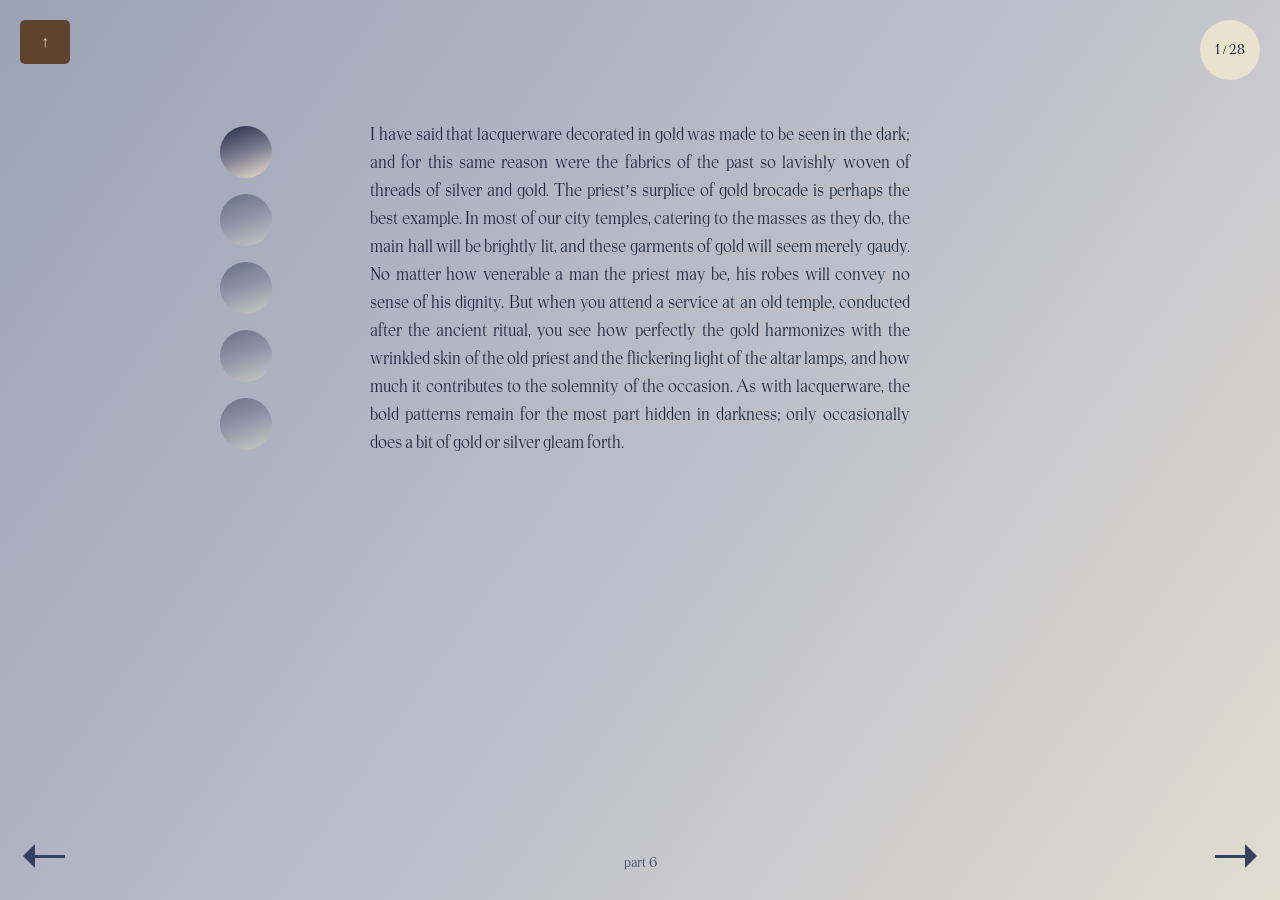
<file: part6.html>
<!DOCTYPE html>
<html lang="en">
<head>
  <meta charset="UTF-8">
  <meta name="viewport" content="width=device-width, initial-scale=1.0">
  <title>In Praise of Shadows · part 6 · Bodies in Shadow</title>
  <link rel="stylesheet" href="theme.css?v=index-panel-1">
  <link rel="stylesheet" href="reading.css?v=chapter-reader-2">
  <script src="reading.js?v=chapter-reader-5" defer></script>
  <script src="passage-reader.js?v=chapter-reader-2" defer></script>
  <script src="pointer-cursor.js?v=8" defer></script>
</head>
<body class="chapter-reader" data-chapter="6">
  <div class="reader-doors" aria-hidden="true"></div>
  <div class="chapter-artwork" aria-hidden="true"><div class="falling-text">翳</div></div>
  <a href="index.html" class="home-button" data-reading-home aria-label="Home"></a>
  <button id="passage-picker" class="reader-toggle" type="button" aria-haspopup="dialog" aria-controls="passage-dialog" aria-label="Choose passage">1</button>
  <nav class="passage-dots" aria-label="Passages"></nav>
  <h1 id="chapter-title" class="reader-sr-only">part 6 · Bodies in Shadow</h1>
  <main class="reading-prose" data-passage-reader aria-labelledby="chapter-title">
      <p>I have said that lacquerware decorated in gold was made to be seen in the dark; and for this same reason were the fabrics of the past so lavishly woven of threads of silver and gold. The priest’s surplice of gold brocade is perhaps the best example. In most of our city temples, catering to the masses as they do, the main hall will be brightly lit, and these garments of gold will seem merely gaudy. No matter how venerable a man the priest may be, his robes will convey no sense of his dignity. But when you attend a service at an old temple, conducted after the ancient ritual, you see how perfectly the gold harmonizes with the wrinkled skin of the old priest and the flickering light of the altar lamps, and how much it contributes to the solemnity of the occasion. As with lacquerware, the bold patterns remain for the most part hidden in darkness; only occasionally does a bit of gold or silver gleam forth.</p>
      <p>I may be alone in thinking so, but to me it seems that nothing quite so becomes the Japanese skin as the costumes of the Nō theatre. Of course many are gaudy in the extreme, richly woven of gold and silver. But the Nō actor, unlike the Kabuki performer, wears no white powder. Whenever I attend the Nō I am impressed by the fact that on no other occasion is the beauty of the Japanese complexion set off to such advantage—the brownish skin with a flush of red that is so uniquely Japanese, the face like old ivory tinged with yellow. A robe woven or embroidered in patterns of gold or silver sets it off beautifully, as does a cloak of deep green or persimmon, or a kimono or divided skirt of a pure white, unpatterned material. And when the actor is a handsome young man with skin of fine texture and cheeks glowing with the freshness of youth, his good looks emerge as perfection, with a seductive charm quite different from a woman’s. Here, one sees, is the beauty that made feudal lords lose themselves over their boy favorites.</p>
      <p>Kabuki costumes, in the history plays and dance dramas, are no less colorful than Nō costumes; and Kabuki is commonly thought to have far greater sexual appeal than Nō. But to the adept the opposite is true. At first Kabuki will doubtless seem the more erotic and visually beautiful; but, whatever they may have been in the past, the gaudy Kabuki colors under the glare of the Western floodlamps verge on a vulgarity of which one quickly tires. And if this is true of the costumes it is all the more true of the makeup. Beautiful though such a face may be, it is after all made up; it has nothing of the immediate beauty of the flesh. The Nō actor performs with no makeup on his face or neck or hands. The man’s beauty is his own; our eyes are in no way deceived. And so there is never that disappointment with the Nō actor that we feel upon seeing the unadorned face of the Kabuki actor who has played the part of a woman or handsome young man. Rather we are amazed how much the man’s looks are enhanced by the gaudy costume of a medieval warrior—a man with skin like our own, in a costume we would not have thought would become him in the slightest.</p>
      <p>I once saw Kongō Iwao play the Chinese beauty Yang Kuei-fei in the Nō play Kōtei, and I shall never forget the beauty of his hands showing ever so slightly from beneath his sleeves. As I watched his hands, I would occasionally glance down at my own hands resting on my knees. Again, and yet again, I looked back at the actor’s hands, comparing them with my own; and there was no difference between them. Yet strangely the hands of the man on the stage were indescribably beautiful, while those on my knees were but ordinary hands. In the Nō only the merest fraction of the actor’s flesh is visible—the face, the neck, the hands—and when a mask is worn, as for the role of Yang Kuei-fei, even the face is hidden; and so what little flesh can be seen creates a singularly strong impression. This was particularly true of Kongō Iwao; but even the hands of an ordinary actor—which is to say the hands of an average, undistinguished Japanese—have a remarkable erotic power which we would never notice were we to see the man in modern attire.</p>
      <p>I would repeat that this is by no means true only of youthful or handsome actors. An ordinary man’s lips will not ordinarily attract us; and yet on the Nō stage, the deep red glow and the moist sheen that come over them give a texture far more sensual than the painted lips of a woman. Chanting may keep the actor’s lips constantly moist, but there is more to his beauty than this. Then again, the flush of red in the cheeks of a child actor can emerge with extraordinary freshness—an effect which in my experience is most striking against a costume in which green predominates. We might expect this to be true of a fair-skinned child; yet remarkably the reddish tinge shows to better effect on a dark-skinned child. For with the fair child the contrast between white and red is too marked, and the dark, somber colors of the Nō costume stand out too strongly, while against the brownish cheeks of the darker child the red is not so conspicuous, and costume and face complement each other beautifully. The perfect harmony of the yellow skin with garments of a subdued green or brown forces itself upon our attention as at no other time.</p>
      <p>Were the Nō to be lit by modern floodlamps, like the Kabuki, this sense of beauty would vanish under the harsh glare. And thus the older the structure the better, for it is an essential condition of the Nō that the stage be left in the darkness in which it has stood since antiquity. A stage whose floor has acquired a natural gloss, whose beams and backdrop glow with a dark light, where the darkness beneath the rafters and eaves hangs above the actors’ heads as if a huge temple bell were suspended over them—such is the proper place for Nō. Its recent ventures into huge auditoriums may have something to recommend them, but in such a setting the true beauty of the Nō is all but lost.</p>
      <p>The darkness in which the Nō is shrouded and the beauty that emerges from it make a distinct world of shadows which today can be seen only on the stage; but in the past it could not have been far removed from daily life. The darkness of the Nō stage is after all the darkness of the domestic architecture of the day; and Nō costumes, even if a bit more splendid in pattern and color, are by and large those that were worn by court nobles and feudal lords. I find the thought fascinating: to imagine how very handsome, by comparison with us today, the Japanese of the past must have been in their resplendent dress—particularly the warriors of the fifteenth and sixteenth centuries. The Nō sets before us the beauty of Japanese manhood at its finest. What grand figures those warriors who traversed the battlefields of old must have cut in their full regalia emblazoned with family crests, the somber ground and gleaming embroidery setting off strong-boned faces burnished a deep bronze by wind and rain. Every devotee of the Nō finds a certain portion of his pleasure in speculations of this sort, for the thought that the highly colored world on the stage once existed just as we see it imparts to the Nō a historical fascination quite apart from the drama.</p>
      <p>But the Kabuki is ultimately a world of sham, having little to do with beauty in the natural state. It is inconceivable that the beautiful women of old—to say nothing of the men—bore any resemblance to those we see on the Kabuki stage. The women of the Nō, portrayed by masked actors, are far from realistic; but the Kabuki actor in the part of a woman inspires not the slightest sense of reality. The failure is the fault of excessive lighting. When there were no modern floodlamps, when the Kabuki stage was lit by the meager light of candles and lanterns, actors must have been somewhat more convincing in women’s roles. People complain that Kabuki actors are no longer really feminine, but this is hardly the fault of their talents or looks. If actors of old had had to appear on the bright stage of today, they would doubtless have stood out with a certain masculine harshness, which in the past was discreetly hidden by darkness. This was brought home to me vividly when I saw the aging Baikō in the role of the young Okaru. A senseless and extravagant use of lights, I thought, has destroyed the beauty of Kabuki.</p>
      <p>A knowledgeable Osaka gentleman has told me that the Bunraku puppet theatre was for long lit by lamplight, even after the introduction of electricity in the Meiji era, and that this method was far more richly suggestive than modern lighting. Even now I find the puppets infinitely more real than the actors of female Kabuki parts. But in the dim lamplight, the hard lines of the puppet features softened, the glistening white of their faces muted—a chill comes over me when I think of the uncanny beauty the puppet theatre must once have had.</p>
      <p>The female puppets consist only of a head and a pair of hands. The body, legs, and feet are concealed within a long kimono, and so the operators need only work their hands within the costume to suggest movements. To me this is the very epitome of reality, for a woman of the past did indeed exist only from the collar up and the sleeves out; the rest of her remained hidden in darkness. A woman of the middle or upper ranks of society seldom left her house, and when she did she shielded herself from the gaze of the public in the dark recesses of her palanquin. Most of her life was spent in the twilight of a single house, her body shrouded day and night in gloom, her face the only sign of her existence. Though the men dressed somewhat more colorfully than they do today, the women dressed more somberly. Daughters and wives of the merchant class wore astonishingly severe dress. Their clothing was in effect no more than a part of the darkness, the transition between darkness and face.</p>
      <p>One thinks of the practice of blackening the teeth. Might it not have been an attempt to push everything except the face into the dark? Today this ideal of beauty has quite disappeared from everyday life, and one must go to an ancient Kyoto teahouse, such as the Sumiya in Shimabara, to find traces of it. But when I think back to my own youth in the old downtown section of Tokyo, and I see my mother at work on her sewing in the dim light from the garden, I think I can imagine a little what the old Japanese woman was like. In those days—it was around 1890—the Tokyo townsman still lived in a dusky house, and my mother, my aunts, my relatives, most women of their age, still blackened their teeth. I do not remember what they wore for everyday, but when they went out it was often in a gray kimono with a small, modest pattern.</p>
      <p>My mother was remarkably slight, under five feet I should say, and I do not think that she was unusual for her time. I can put the matter strongly: women in those days had almost no flesh. I remember my mother’s face and hands, I can clearly remember her feet, but I can remember nothing about her body. She reminds me of the statue of Kannon in the Chūgūji, whose body must be typical of most Japanese women of the past. The chest as flat as a board, breasts paper-thin, back, hips, and buttocks forming an undeviating straight line, the whole body so lean and gaunt as to seem out of proportion with the face, hands, and feet, so lacking in substance as to give the impression not of flesh but of a stick—must not the traditional Japanese woman have had just such a physique? A few are still about—the aged lady in an old-fashioned household, some few geisha. They remind me of stick dolls, for in fact they are nothing more than poles upon which to hang clothes. As with the dolls their substance is made up of layer upon layer of clothing, bereft of which only an ungainly pole remains. But in the past this was sufficient. For a woman who lived in the dark it was enough if she had a faint, white face—a full body was unnecessary.</p>
      <p>I suppose it is hard for those who praise the fleshly beauty we see under today’s bright lights to imagine the ghostly beauty of those older women. And there may be some who argue that if beauty has to hide its weak points in the dark it is not beauty at all. But we Orientals, as I have suggested before, create a kind of beauty of the shadows we have made in out-of-the-way places. There is an old song that says “the brushwood we gather—stack it together, it makes a hut; pull it apart, a field once more.” Such is our way of thinking—we find beauty not in the thing itself but in the patterns of shadows, the light and the darkness, that one thing against another creates.</p>
      <p>A phosphorescent jewel gives off its glow and color in the dark and loses its beauty in the light of day. Were it not for shadows, there would be no beauty. Our ancestors made of woman an object inseparable from darkness, like lacquerware decorated in gold or mother-of-pearl. They hid as much of her as they could in shadows, concealing her arms and legs in the folds of long sleeves and skirts, so that one part and one only stood out—her face. The curveless body may, by comparison with Western women, be ugly. But our thoughts do not travel to what we cannot see. The unseen for us does not exist. The person who insists upon seeing her ugliness, like the person who would shine a hundred-candlepower light upon the picture alcove, drives away whatever beauty may reside there.</p>
      <p>Why should this propensity to seek beauty in darkness be so strong only in Orientals? The West too has known a time when there was no electricity, gas, or petroleum, and yet so far as I know the West has never been disposed to delight in shadows. Japanese ghosts have traditionally had no feet; Western ghosts have feet, but are transparent. As even this trifle suggests, pitch darkness has always occupied our fantasies, while in the West even ghosts are as clear as glass. This is true too of our household implements: we prefer colors compounded of darkness, they prefer the colors of sunlight. And of silver and copperware: we love them for the burnish and patina, which they consider unclean, unsanitary, and polish to a glittering brilliance. They paint their ceilings and walls in pale colors to drive out as many of the shadows as they can. We fill our gardens with dense plantings, they spread out a flat expanse of grass.</p>
      <p>But what produces such differences in taste? In my opinion it is this: we Orientals tend to seek our satisfactions in whatever surroundings we happen to find ourselves, to content ourselves with things as they are; and so darkness causes us no discontent, we resign ourselves to it as inevitable. If light is scarce then light is scarce; we will immerse ourselves in the darkness and there discover its own particular beauty. But the progressive Westerner is determined always to better his lot. From candle to oil lamp, oil lamp to gaslight, gaslight to electric light—his quest for a brighter light never ceases, he spares no pains to eradicate even the minutest shadow.</p>
      <p>But beyond such differences in temperament, I should like to consider the importance of the difference in the color of our skin. From ancient times we have considered white skin more elegant, more beautiful than dark skin, and yet somehow this whiteness of ours differs from that of the white races. Taken individually there are Japanese who are whiter than Westerners and Westerners who are darker than Japanese, but their whiteness and darkness is not the same. Let me take an example from my own experience. When I lived on the Bluff in Yokohama I spent a good deal of my leisure in the company of foreign residents, at their banquets and balls. At close range I was not particularly struck by their whiteness, but from a distance I could distinguish them quite clearly from the Japanese. Among the Japanese were ladies who were dressed in gowns no less splendid than the foreigners’, and whose skin was whiter than theirs. Yet from across the room these ladies, even one alone, would stand out unmistakably from amongst a group of foreigners. For the Japanese complexion, no matter how white, is tinged by a slight cloudiness. These women were in no way reticent about powdering themselves. Every bit of exposed flesh—even their backs and arms—they covered with a thick coat of white. Still they could not efface the darkness that lay below their skin. It was as plainly visible as dirt at the bottom of a pool of pure water. Between the fingers, around the nostrils, on the nape of the neck, along the spine—about these places especially, dark, almost dirty, shadows gathered. But the skin of the Westerners, even those of a darker complexion, had a limpid glow. Nowhere were they tainted by this gray shadow. From the tops of their heads to the tips of their fingers the whiteness was pure and unadulterated. Thus it is that when one of us goes among a group of Westerners it is like a grimy stain on a sheet of white paper. The sight offends even our own eyes and leaves none too pleasant a feeling.</p>
      <p>We can appreciate, then, the psychology that in the past caused the white races to reject the colored races. A sensitive white person could not but be upset by the shadow that even one or two colored persons cast over a social gathering. What the situation is today I do not know, but at the time of the American Civil War, when persecution of Negroes was at its most intense, the hatred and scorn were directed not only at full-blooded Negroes, but at mulattos, the children of mulattos, and even the children of mulattos and whites. Those with the slightest taint of Negro blood, be it but a half, a quarter, a sixteenth, or a thirty-second, had to be ferreted out and made to suffer. Not even those who at a glance were indistinguishable from pure-blooded whites, but among whose ancestors two or three generations earlier there had been a Negro, escaped the searching gaze, no matter how faint the tinge that lay hidden beneath their white skin.</p>
      <p>And so we see how profound is the relationship between shadows and the yellow races. Because no one likes to show himself to bad advantage, it is natural that we should have chosen cloudy colors for our food and clothing and houses, and sunk ourselves back into the shadows. I am not saying that our ancestors were conscious of the cloudiness in their skin. They cannot have known that a whiter race existed. But one must conclude that something in their sense of color led them naturally to this preference.</p>
      <p>Our ancestors cut off the brightness on the land from above and created a world of shadows, and far in the depths of it they placed woman, marking her the whitest of beings. If whiteness was to be indispensible to supreme beauty, then for us there was no other way, nor do I find this objectionable. The white races are fair-haired, but our hair is dark; so nature taught us the laws of darkness, which we instinctively used to turn a yellow skin white. I have spoken of the practice of blackening the teeth, but was not the shaving of the eyebrows also a device to make the white face stand out? What fascinates me most of all, however, is that green, iridescent lipstick, so rarely used today even by Kyoto geisha. One can guess nothing of its power unless one imagines it in the low, unsteady light of a candle. The woman of old was made to hide the red of her mouth under green-black lipstick, to put shimmering ornaments in her hair; and so the last trace of color was taken from her rich skin. I know of nothing whiter than the face of a young girl in the wavering shadow of a lantern, her teeth now and then as she smiles shining a lacquered black through lips like elfin fires. It is whiter than the whitest white woman I can imagine. The whiteness of the white woman is clear, tangible, familiar, it is not this other-worldly whiteness. Perhaps the latter does not even exist. Perhaps it is only a mischievous trick of light and shadow, a thing of a moment only. But even so it is enough. We can ask for nothing more.</p>
      <p>And while I am talking of this whiteness I want to talk also of the color of the darkness that enfolds it. I think of an unforgettable vision of darkness I once had when I took a friend from Tokyo to the old Sumiya teahouse in Kyoto. I was in a large room, the “Pine Room” I think, since destroyed by fire, and the darkness, broken only by a few candles, was of a richness quite different from the darkness of a small room. As we came in the door an elderly waitress with shaven eyebrows and blackened teeth was kneeling by a candle behind which stood a large screen. On the far side of the screen, at the edge of the little circle of light, the darkness seemed to fall from the ceiling, lofty, intense, monolithic, the fragile light of the candle unable to pierce its thickness, turned back as from a black wall. I wonder if my readers know the color of that “darkness seen by candlelight.” It was different in quality from darkness on the road at night. It was a repletion, a pregnancy of tiny particles like fine ashes, each particle luminous as a rainbow. I blinked in spite of myself, as though to keep it out of my eyes.</p>
      <p>Smaller rooms are the fashion now, and even if one were to use candles in them one would not get the color of that darkness; but in the old palace and the old house of pleasure the ceilings were high, the skirting corridors were wide, the rooms themselves were usually tens of feet long and wide, and the darkness must always have pressed in like a fog. The elegant aristocrat of old was immersed in this suspension of ashen particles, soaked in it, but the man of today, long used to the electric light, has forgotten that such a darkness existed. It must have been simple for specters to appear in a “visible darkness,” where always something seemed to be flickering and shimmering, a darkness that on occasion held greater terrors than darkness out-of-doors. This was the darkness in which ghosts and monsters were active, and indeed was not the woman who lived in it, behind thick curtains, behind layer after layer of screens and doors—was she not of a kind with them? The darkness wrapped her round tenfold, twentyfold, it filled the collar, the sleeves of her kimono, the folds of her skirt, wherever a hollow invited. Further yet: might it not have been the reverse, might not the darkness have emerged from her mouth and those black teeth, from the black of her hair, like the thread from the great earth spider?</p>
  </main>
  <nav class="reader-pagination" aria-label="Reading navigation">
    <button id="previous-passage" class="arrow-left" type="button" aria-label="Previous passage" hidden></button>
    <a id="previous-chapter" href="part5.html#end" class="arrow-left" data-chapter-link aria-label="Previous chapter: part 5"></a>
    <button id="next-passage" class="arrow-right" type="button" aria-label="Next passage" hidden></button>
    <a id="next-chapter" href="part7.html#start" class="arrow-right" data-chapter-link aria-label="Next chapter: part 7"></a>
  </nav>
  <div class="chapter-caption" aria-hidden="true">part 6</div>
  <div id="passage-status" class="reader-sr-only" aria-live="polite" aria-atomic="true"></div>
  <footer class="reading-credit" hidden>Jun’ichirō Tanizaki · English translation: Thomas J. Harper &amp; Edward G. Seidensticker · 1977</footer>
  <dialog id="passage-dialog" aria-labelledby="passage-dialog-title">
    <div class="passage-dialog-header">
      <h2 id="passage-dialog-title">part 6</h2>
      <button id="close-passages" type="button" aria-label="Close passage list">×</button>
    </div>
    <div class="passage-choices"></div>
  </dialog>
</body>
</html>
</file>
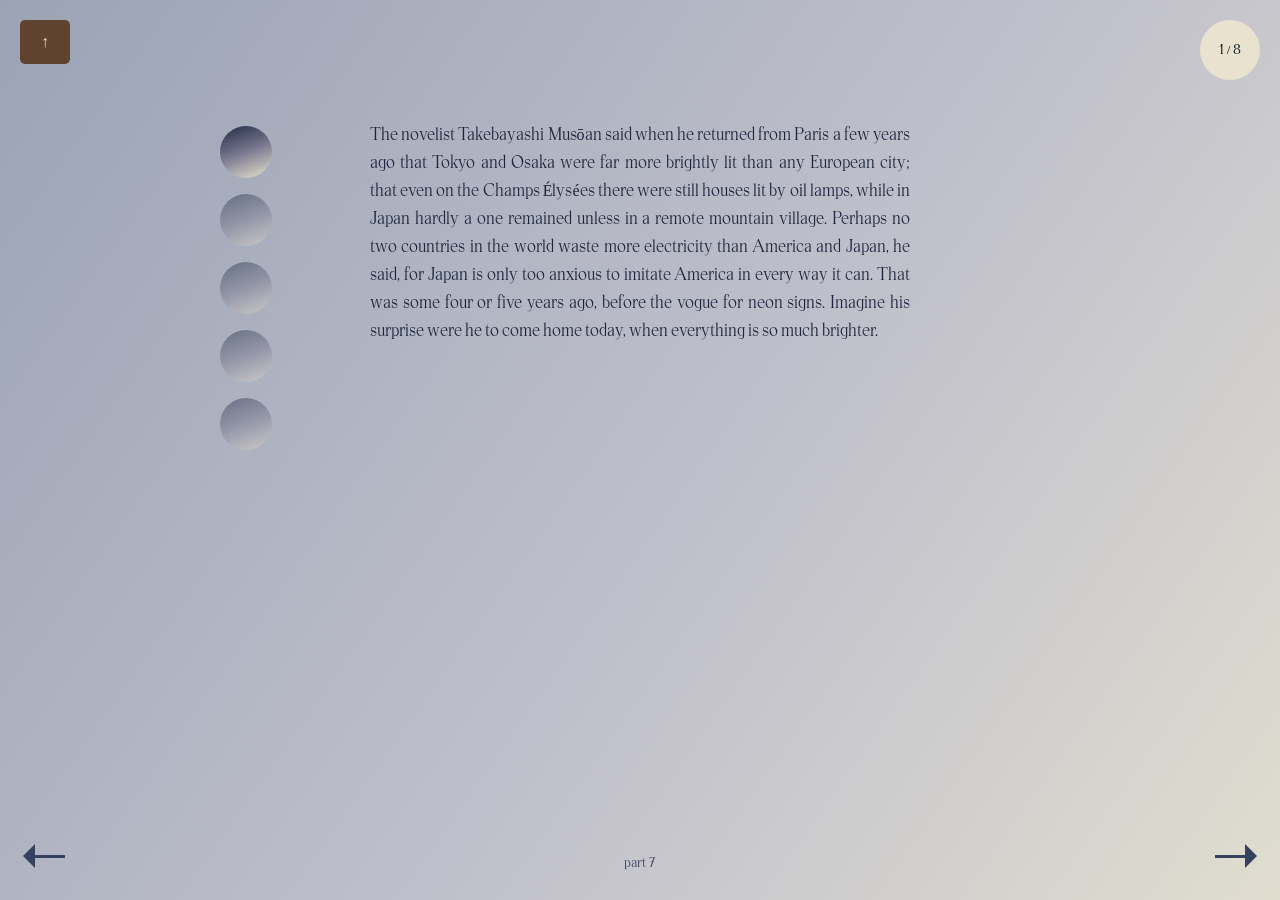
<file: part7.html>
<!DOCTYPE html>
<html lang="en">
<head>
  <meta charset="UTF-8">
  <meta name="viewport" content="width=device-width, initial-scale=1.0">
  <title>In Praise of Shadows · part 7 · The Excess of Light</title>
  <link rel="stylesheet" href="theme.css?v=index-panel-1">
  <link rel="stylesheet" href="reading.css?v=chapter-reader-2">
  <script src="reading.js?v=chapter-reader-5" defer></script>
  <script src="passage-reader.js?v=chapter-reader-2" defer></script>
  <script src="pointer-cursor.js?v=8" defer></script>
</head>
<body class="chapter-reader" data-chapter="7">
  <div class="reader-doors" aria-hidden="true"></div>
  <div class="chapter-artwork" aria-hidden="true"><div class="falling-text">礼</div></div>
  <a href="index.html" class="home-button" data-reading-home aria-label="Home"></a>
  <button id="passage-picker" class="reader-toggle" type="button" aria-haspopup="dialog" aria-controls="passage-dialog" aria-label="Choose passage">1</button>
  <nav class="passage-dots" aria-label="Passages"></nav>
  <h1 id="chapter-title" class="reader-sr-only">part 7 · The Excess of Light</h1>
  <main class="reading-prose" data-passage-reader aria-labelledby="chapter-title">
      <p>The novelist Takebayashi Musōan said when he returned from Paris a few years ago that Tokyo and Osaka were far more brightly lit than any European city; that even on the Champs Élysées there were still houses lit by oil lamps, while in Japan hardly a one remained unless in a remote mountain village. Perhaps no two countries in the world waste more electricity than America and Japan, he said, for Japan is only too anxious to imitate America in every way it can. That was some four or five years ago, before the vogue for neon signs. Imagine his surprise were he to come home today, when everything is so much brighter.</p>
      <p>Yamamoto Sanehiko, president of the Kaizō publishing house, told me of something that happened when he escorted Dr. Einstein on a trip to Kyoto. As the train neared Ishiyama, Einstein looked out the window and remarked, “Now that is terribly wasteful.” When asked what he meant, Einstein pointed to an electric lamp burning in broad daylight. “Einstein is a Jew, and so he is probably very careful about such things”—this was Yamamoto’s interpretation. But the truth of the matter is that Japan wastes more electric light than any Western country except America.</p>
      <p>This calls to mind another curious Ishiyama story. This year I had great trouble making up my mind where to go for the autumn moon-viewing. Finally, after much perplexed head-scratching, I decided on the Ishiyama Temple. The day before the full moon, however, I read in the paper that there would be loudspeakers in the woods at Ishiyama to regale the moon-viewing guests with phonograph records of the Moonlight Sonata. I canceled my plans immediately. Loudspeakers were bad enough, but if it could be assumed that they would set the tone, then there would surely be floodlights too strung all over the mountain. I remember another ruined moon-viewing, the year we took a boat on the night of the harvest full moon and sailed out over the lake of the Suma Temple. We put together a party, we had our refreshments in lacquered boxes, we set bravely out. But the margin of the lake was decorated brilliantly with electric lights in five colors. There was indeed a moon if one strained one’s eyes for it.</p>
      <p>So benumbed are we nowadays by electric lights that we have become utterly insensitive to the evils of excessive illumination. It does not matter all that much in the case of the moon, I suppose, but teahouses, restaurants, inns, and hotels are sure to be lit far too extravagantly. Some of this may be necessary to attract customers, but when the lights are turned on in summer even before dark it is a waste, and worse than the waste is the heat. I am upset by it wherever I go in the summer. Outside it will be cool, but inside it will be ridiculously hot, and more often than not because of lights too strong or too numerous. Turn some of them off and in no time at all the room is refreshingly cool. Yet curiously neither the guests nor the owner seem to realize this. A room should be brighter in winter, but dimmer in summer; it is then appropriately cool, and does not attract insects. But people will light the lights, then switch on an electric fan to combat the heat. The very thought annoys me.</p>
      <p>One can endure a Japanese room all the same, for ultimately the heat escapes through the walls. But in a Western-style hotel circulation is poor, and the floors, walls, and ceilings drink in the heat and throw it back from every direction with unbearable intensity. The worst example, alas, is the Miyako Hotel in Kyoto, as anyone who has been in its lobby on a summer’s evening should agree. It stands on high ground, facing north, commanding a view of Mount Hiei, Nyoigatake, the Kurodani pagoda, the forests, the green hills of Higashiyama—a splendidly fresh and clean view, all the more disappointing for being so. Should a person of a summer’s evening set out to refresh himself among purple hills and crystal streams, to take in the cool breeze that blows through the tower on the heights, he will only find himself beneath a white ceiling dotted with huge milk glass lights, each sending forth a blinding blaze.</p>
      <p>As in most recent Western-style buildings, the ceilings are so low that one feels as if balls of fire were blazing directly above one’s head. “Hot” is no word for the effect, and the closer to the ceiling the worse it is—your head and neck and spine feel as if they were being roasted. One of these balls of fire alone would suffice to light the place, yet three or four blaze down from the ceiling, and there are smaller versions on the walls and pillars, serving no function but to eradicate every trace of shadow. And so the room is devoid of shadows. Look about and all you will see are white walls, thick red pillars, a garish floor done in mosaic patterns looking much like a freshly printed lithograph—all oppressively hot. When you enter from the corridor the difference in temperature is all too apparent. No matter how cool a breeze blows in, it is instantly transformed to hot wind.</p>
      <p>I have stayed at the Miyako several times and think fondly of it. My warnings are given with the friendliest of intentions. It is a pity that so lovely a view, so perfect a place for enjoying the cool of a summer’s night, should be utterly destroyed by electric lights. The Japanese quite aside, I cannot believe that Westerners, however much they may prefer light, can be other than appalled at the heat, and I have no doubt they would see immediately the improvement in turning down the lights. The Miyako is by no means the only example. The Imperial Hotel, with its indirect lighting, is on the whole a pleasant place, but in summer even it might be a bit darker.</p>
      <p>Light is used not for reading or writing or sewing but for dispelling the shadows in the farthest corners, and this runs against the basic idea of the Japanese room. Something is salvaged when a person turns off the lights at home to save money, but at inns and restaurants there is inevitably too much light in the halls, on the stairs, in the doorway, the gate, the garden. The rooms and the water and stones outside become flat and shallow. There are advantages for keeping warm in the winter, I suppose, but in the summer, no matter to what isolated mountain resort a person flees to escape the heat, he has a disappointment waiting if it is an inn or hotel he is going to. I have found myself that the best way to keep cool is to stay at home, open the doors, and stretch out in the dark under a mosquito net.</p>
  </main>
  <nav class="reader-pagination" aria-label="Reading navigation">
    <button id="previous-passage" class="arrow-left" type="button" aria-label="Previous passage" hidden></button>
    <a id="previous-chapter" href="part6.html#end" class="arrow-left" data-chapter-link aria-label="Previous chapter: part 6"></a>
    <button id="next-passage" class="arrow-right" type="button" aria-label="Next passage" hidden></button>
    <a id="next-chapter" href="part8.html#start" class="arrow-right" data-chapter-link aria-label="Next chapter: part 8"></a>
  </nav>
  <div class="chapter-caption" aria-hidden="true">part 7</div>
  <div id="passage-status" class="reader-sr-only" aria-live="polite" aria-atomic="true"></div>
  <footer class="reading-credit" hidden>Jun’ichirō Tanizaki · English translation: Thomas J. Harper &amp; Edward G. Seidensticker · 1977</footer>
  <dialog id="passage-dialog" aria-labelledby="passage-dialog-title">
    <div class="passage-dialog-header">
      <h2 id="passage-dialog-title">part 7</h2>
      <button id="close-passages" type="button" aria-label="Close passage list">×</button>
    </div>
    <div class="passage-choices"></div>
  </dialog>
</body>
</html>
</file>
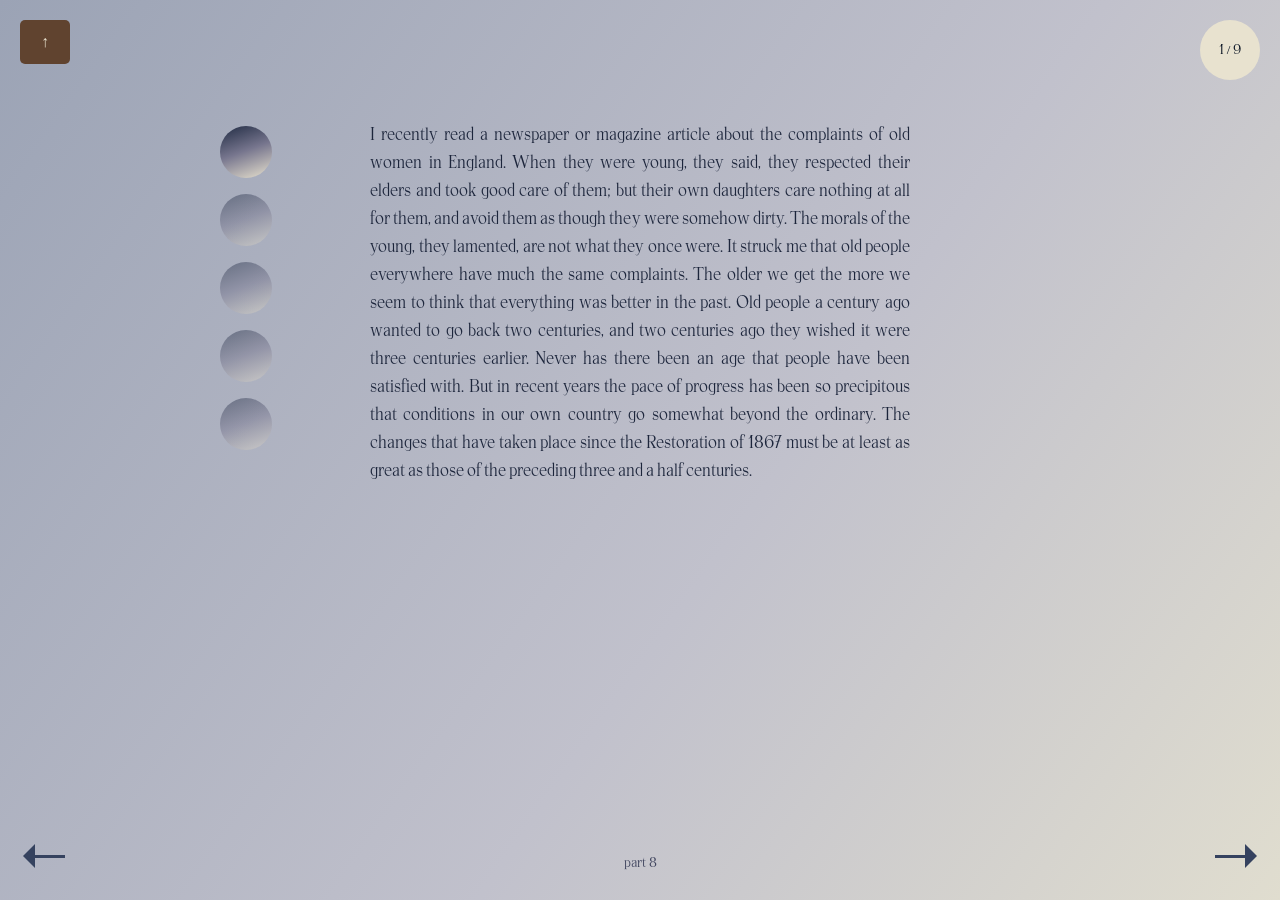
<file: part8.html>
<!DOCTYPE html>
<html lang="en">
<head>
  <meta charset="UTF-8">
  <meta name="viewport" content="width=device-width, initial-scale=1.0">
  <title>In Praise of Shadows · part 8 · A Refuge for Shadows</title>
  <link rel="stylesheet" href="theme.css?v=index-panel-1">
  <link rel="stylesheet" href="reading.css?v=chapter-reader-2">
  <script src="reading.js?v=chapter-reader-5" defer></script>
  <script src="passage-reader.js?v=chapter-reader-2" defer></script>
  <script src="pointer-cursor.js?v=8" defer></script>
</head>
<body class="chapter-reader" data-chapter="8">
  <div class="reader-doors" aria-hidden="true"></div>
  <div class="chapter-artwork" aria-hidden="true"><div class="falling-text">讃</div></div>
  <a href="index.html" class="home-button" data-reading-home aria-label="Home"></a>
  <button id="passage-picker" class="reader-toggle" type="button" aria-haspopup="dialog" aria-controls="passage-dialog" aria-label="Choose passage">1</button>
  <nav class="passage-dots" aria-label="Passages"></nav>
  <h1 id="chapter-title" class="reader-sr-only">part 8 · A Refuge for Shadows</h1>
  <main class="reading-prose" data-passage-reader aria-labelledby="chapter-title">
      <p>I recently read a newspaper or magazine article about the complaints of old women in England. When they were young, they said, they respected their elders and took good care of them; but their own daughters care nothing at all for them, and avoid them as though they were somehow dirty. The morals of the young, they lamented, are not what they once were. It struck me that old people everywhere have much the same complaints. The older we get the more we seem to think that everything was better in the past. Old people a century ago wanted to go back two centuries, and two centuries ago they wished it were three centuries earlier. Never has there been an age that people have been satisfied with. But in recent years the pace of progress has been so precipitous that conditions in our own country go somewhat beyond the ordinary. The changes that have taken place since the Restoration of 1867 must be at least as great as those of the preceding three and a half centuries.</p>
      <p>It will seem odd, I suppose, that I should go on in this vein, as if I too were grumbling in my dotage. Yet of this I am convinced, that the conveniences of modern culture cater exclusively to youth, and that the times grow increasingly inconsiderate of old people. Let me take a familiar example: now that we cannot cross an intersection without consulting a traffic signal, old people can no longer venture confidently out into the streets. For someone sufficiently well-off to be driven about in an automobile there may be no problem, but on those rare occasions when I go into Osaka, it sets every nerve in my body on edge to cross from one side of the street to the other. If the signal is in the middle of the intersection it is easy enough to see it; but it is all but impossible to pick out a stop light that stands off to the side, where no one would ever expect to find it. If the intersection is broad, it is only too easy to confuse the light for facing traffic with the light for crossing traffic. It seemed to me the end of everything when the traffic policeman came to Kyoto. Now one must travel to such small cities as Nishinomiya, Sakai, Wakayama, or Fukuyama for the feel of Japan.</p>
      <p>The same is true of food. In a large city it takes a concerted search to turn up a dish that will be palatable to an old person. Not long ago a newspaper reporter came to interview me on the subject of unusual foods, and I described to him the persimmon-leaf sushi made by the people who live deep in the mountains of Yoshino—and which I shall take the opportunity to introduce to you here. To every ten parts of rice one part of saké is added just when the water comes to a boil. When the rice is done it should be cooled thoroughly, after which salt is applied to the hands and the rice molded into bite-size pieces. At this stage the hands must be absolutely free of moisture, the secret being that only salt should touch the rice. Thin slices of lightly salted salmon are placed on the rice, and each piece is wrapped in a persimmon leaf, the surface of the leaf facing inward. Both the persimmon leaves and the salmon should be wiped with a dry cloth to remove any moisture. Then in a rice tub or sushi box, the interior of which is perfectly dry, the pieces are packed standing on end so that no space remains between them, and the lid is put in place and weighted with a heavy stone, as in making pickles. Prepared in the evening, the sushi should be ready to eat the next morning. Though the taste is best on the first day, it remains edible for two or three days. A slight bit of vinegar is sprinkled over each piece with a sprig of bitter nettle just before eating.</p>
      <p>I learned of the dish from a friend who had been to Yoshino and found it so exceptionally good that he took the trouble to learn how to make it—but if you have the persimmon leaves and salted salmon it can be made anywhere. You need only remember to keep out every trace of moisture, and to cool the rice completely. I made some myself, and it was very good indeed. The oil of the salmon and the slight hint of salt give just the proper touch of seasoning to the rice, and the salmon becomes as soft as if it were fresh—the flavor is indescribable, and far better than the sushi one gets in Tokyo. I have become so fond of it that I ate almost nothing else this summer. What impressed me, however, was that this superb method of preparing salted salmon was the invention of poor mountain people. Yet a sampling of the various regional cuisines suggests that in our day country people have far more discriminating palates than city people, and that in this respect they enjoy luxuries we cannot begin to imagine.</p>
      <p>And so as time goes by, old people give up the cities and retire to the country; and yet there is not much cause for hope there either, for country towns are year by year going the way of Kyoto, their streets strung with bright lights. There are those who say that when civilization progresses a bit further transportation facilities will move into the skies and under the ground, and that our streets will again be quiet, but I know perfectly well that when that day comes some new device for torturing the old will be invented. “Out of our way, old people,” we say, and they have no recourse but to shrink back into their houses, to make whatever tidbits they can for themselves, and to enjoy their evening saké as best they can to the accompaniment of the radio.</p>
      <p>But do not think that old people are the only ones to find fault. The author of the “Vox Populi Vox Dei” column in the Osaka Asahi recently castigated city officials who quite needlessly cut a swath through a forest and leveled a hill in order to build a highway through Minō Park. I was somewhat encouraged; for to snatch away from us even the darkness beneath trees that stand deep in the forest is the most heartless of crimes. At this rate every place of any beauty in Nara or in the suburbs of Kyoto and Osaka, as the price of being turned over to the masses, will be denuded of trees. But again I am grumbling.</p>
      <p>I am aware of and most grateful for the benefits of the age. No matter what complaints we may have, Japan has chosen to follow the West, and there is nothing for her to do but move bravely ahead and leave us old ones behind. But we must be resigned to the fact that as long as our skin is the color it is the loss we have suffered cannot be remedied. I have written all this because I have thought that there might still be somewhere, possibly in literature or the arts, where something could be saved. I would call back at least for literature this world of shadows we are losing. In the mansion called literature I would have the eaves deep and the walls dark, I would push back into the shadows the things that come forward too clearly, I would strip away the useless decoration. I do not ask that this be done everywhere, but perhaps we may be allowed at least one mansion where we can turn off the electric lights and see what it is like without them.</p>
  </main>
  <nav class="reader-pagination" aria-label="Reading navigation">
    <button id="previous-passage" class="arrow-left" type="button" aria-label="Previous passage" hidden></button>
    <a id="previous-chapter" href="part7.html#end" class="arrow-left" data-chapter-link aria-label="Previous chapter: part 7"></a>
    <button id="next-passage" class="arrow-right" type="button" aria-label="Next passage" hidden></button>
    <a id="next-chapter" href="index.html" class="arrow-right" data-reading-home aria-label="Home"></a>
  </nav>
  <div class="chapter-caption" aria-hidden="true">part 8</div>
  <div id="passage-status" class="reader-sr-only" aria-live="polite" aria-atomic="true"></div>
  <footer class="reading-credit" hidden>Jun’ichirō Tanizaki · English translation: Thomas J. Harper &amp; Edward G. Seidensticker · 1977</footer>
  <dialog id="passage-dialog" aria-labelledby="passage-dialog-title">
    <div class="passage-dialog-header">
      <h2 id="passage-dialog-title">part 8</h2>
      <button id="close-passages" type="button" aria-label="Close passage list">×</button>
    </div>
    <div class="passage-choices"></div>
  </dialog>
</body>
</html>
</file>
<file: style.css>
body {
  font-family: Limelight, sans-serif;
  margin-top: 300px;
  padding: 0;
  overflow: scroll;
  background: linear-gradient(#C2AC8A, white);
  background-size: 150% 150%;
  background-repeat: no-repeat; 
 text-align:center;  
}

.fadeIn {
  opacity: 0;
  animation: fadeInAnimation 2s ease forwards;
}

@keyframes fadeInAnimation {
  from {
    opacity: 0;
  }
  to {
    opacity: 1;
  }
}

::selection {
  background-color: white;
  color: violet;
}

.falling-text {
  font-family: Zen, serif;
  font-size: 90px;
  position: absolute;
  animation: fall 5s ease-in-out; 
  opacity:60%;
  
}

@keyframes fall {
  0% {
    transform: translateY(-100vh); 
  }
  100% {
    transform: translateY(100vh); 
  }
}

.container {
  display: flex;
  justify-content: center;
  align-items: center;
  flex-wrap: wrap;
  width: 80%;
  margin-top: -150px;
}
container {
  display: flex;
  flex-direction: column;
  align-items: center; /* Align items horizontally at the center */
  justify-content: center; /* Align items vertically at the center */
  height: 100vh; 
}

.part {
  margin: 10px; 
}

.button-container {
  flex: 1; 
  margin:20px;
}

.part a {
  display: block;
  padding: 10px 20px;
  background-color: rgba(0, 0, 0, 0.5);
  color: white;
  text-decoration: none; /* Remove underline */
  border-radius: 5px;
  transition: background-color 0.3s;
}

.part a:hover {
  background-color: rgba(0, 0, 0, 0.7);
}

.part1 { background-color: #3A3939;opacity:34%; margin-top:30px}
.part2 { background-color: #645C5C;opacity:26%;margin-top:75px}
.part3 { background-color: #928B8B;opacity:24%;margin-top:125px}
.part4 { background-color: #938F8F;opacity:26%;margin-top:175px}
.part5 { background-color: #938F8F;opacity:20%;margin-top:225px}
.part6 { background-color: #938F8F;opacity:18%;margin-top:275px}
.part7 { background-color: #938F8F;opacity:15%;margin-top:325px}
.part8{ background-color: #938F8F;opacity:10%;margin-top:370px}

h1 {
  color: #543E1D;
  font-size: 75px;
}

@font-face {
  font-family: Limelight;
  src: url("assets/Limelight-Regular.ttf");
}

@font-face {
  font-family: Zen;
  src: url("assets/ZenAntiqueSoft-Regular.ttf");
}

.title {
  font-size: 75px;
}

.author {
  position: absolute;
  top: 20px;
  right: 20px;
  color: white;
  font-size: 18px;
}


#shadow-mode-btn {
  padding: 0; 
  margin: 0; 
  border: none; 
  padding: 0;
  margin: 0;
}

#shadow-mode-btn a {
  display: inline-block;
  padding: 10px;
  background-color: #827869;
  opacity:71%;
  color: white;
  text-decoration: none;
  border-radius: 5px;
  transition: none;
  outline:none;
  
}

#shadow-mode-btn a:hover {
   background-color: rgba(0, 0, 0, 0.7);
  
 
}

.home-page .falling-characters {
  position: fixed;
  inset: 0;
  z-index: -1;
  overflow: hidden;
  pointer-events: none;
  user-select: none;
}

.home-page .falling-text {
  position: absolute;
  top: 0;
  left: var(--fall-x);
  color: var(--deep);
  font-size: clamp(48px, 8vw, 90px);
  line-height: 1.15;
  opacity: 0;
  animation: home-letter-fall 6s linear infinite;
  animation-delay: var(--fall-delay);
}

.home-page .falling-text:nth-child(1) { --fall-x: 20%; --fall-delay: 0s; }
.home-page .falling-text:nth-child(2) { --fall-x: 40%; --fall-delay: -1.5s; }
.home-page .falling-text:nth-child(3) { --fall-x: 60%; --fall-delay: -3s; }
.home-page .falling-text:nth-child(4) { --fall-x: 80%; --fall-delay: -4.5s; }

@keyframes home-letter-fall {
  0% {
    transform: translate3d(-50%, -120%, 0);
    opacity: 0;
  }
  8%, 84% {
    opacity: 0.6;
  }
  100% {
    transform: translate3d(-50%, 100svh, 0);
    opacity: 0;
  }
}

.home-page .falling-glyph {
  display: block;
}
</file>
<file: responsive.css>
* { box-sizing: border-box; }
html { min-height: 100%; }
body { min-height: 100svh; }
img { max-width: 100%; }
.title { font-size: clamp(38px, 6vw, 75px); overflow-wrap: break-word; }
.part .unavailable { display: block; padding: 10px 20px; background: rgba(0,0,0,.5); color: white; border-radius: 5px; cursor: default; }
.unavailable small { display: block; font-size: 12px; margin-top: 5px; }
.ja-text1, .ja-text2 { display: none; }
.language-japanese .en-text1, .language-japanese .en-text2 { display: none; }
.language-japanese .ja-text1, .language-japanese .ja-text2 { display: block; position: static; opacity: 1; margin: 40px auto; max-width: 600px; }
#toggleButton::before, #toggleButton:hover::before { content: none; }
.circle-button { z-index: 1; border: 0; background: none; padding: 0; cursor: pointer; }
.home-button, .arrow-right, .arrow-left { z-index: 4; }
@media (max-width: 800px) {
  body.fadeIn { margin-top: 120px; }
  .title-shadow { position: static; margin: -35px auto 20px; font-size: clamp(48px, 15vw, 90px); }
  .container { width: calc(100% - 32px); margin: 0 auto; gap: 14px; }
  .button-container { flex: 1 1 calc(50% - 14px); margin: 0; min-width: 0; }
  .part { margin: 0; }
  .part a, .part .unavailable { padding: 12px 10px; }
  .author, .author-shadow { font-size: 15px; }
  p, .p1, .p2, .p3, .p4, .p5 { width: calc(100% - 32px); max-width: 600px; margin-left: auto; margin-right: auto; padding: 18px; overflow-wrap: break-word; }
  .leave img { width: min(600px, 90vw); }
  .language-japanese .ja-text1, .language-japanese .ja-text2 { width: calc(100% - 32px); }
  .passage-page { padding-top: 90px; padding-bottom: 50px; }
  .circle-button, .circle-button:hover { position: relative; top: auto; left: auto; transform: none; display: inline-block; margin: 10px; }
  .passage-page p { margin: 35px auto; }
  .circle-button img { width: 90px; }
}
@media (prefers-reduced-motion: reduce) {
  *, *::before, *::after { animation: none !important; transition: none !important; }
  .fadeIn, .content { opacity: 1; }
  .falling-text { display: none; }
}

.home-page .container {
  --stair-step: clamp(26px, 3vw, 44px);
  display: grid;
  grid-template-columns: repeat(8, minmax(0, 1fr));
  align-items: start;
  column-gap: clamp(8px, 1.5vw, 22px);
  row-gap: 0;
  width: min(1240px, calc(100% - 64px));
  margin: -150px auto 0;
  padding-bottom: calc(var(--stair-step) * 7);
}

.home-page .button-container {
  min-width: 0;
  margin: 0;
  align-self: start;
  transform: translateY(calc(var(--stair-index) * var(--stair-step)));
}

.home-page .button-container:nth-child(1) { --stair-index: 0; }
.home-page .button-container:nth-child(2) { --stair-index: 1; }
.home-page .button-container:nth-child(3) { --stair-index: 2; }
.home-page .button-container:nth-child(4) { --stair-index: 3; }
.home-page .button-container:nth-child(5) { --stair-index: 4; }
.home-page .button-container:nth-child(6) { --stair-index: 5; }
.home-page .button-container:nth-child(7) { --stair-index: 6; }
.home-page .button-container:nth-child(8) { --stair-index: 7; }

.home-page .part {
  margin: 0;
}

.home-page .part a {
  display: flex;
  align-items: center;
  justify-content: center;
  min-height: 44px;
  padding: 11px clamp(6px, 1.2vw, 16px);
  font-size: clamp(15px, 1.5vw, 18px);
  white-space: nowrap;
}

@media (max-width: 1023px) {
  .home-page .container {
    --stair-step: clamp(22px, 4vw, 35px);
    grid-template-columns: repeat(4, minmax(0, 1fr));
    column-gap: clamp(8px, 2vw, 16px);
    row-gap: calc(var(--stair-step) * 3 + 18px);
    width: calc(100% - 40px);
    padding-bottom: calc(var(--stair-step) * 3);
  }

  .home-page .button-container:nth-child(5) { --stair-index: 0; }
  .home-page .button-container:nth-child(6) { --stair-index: 1; }
  .home-page .button-container:nth-child(7) { --stair-index: 2; }
  .home-page .button-container:nth-child(8) { --stair-index: 3; }
}

@media (max-width: 800px) {
  .home-page .container {
    margin: 0 auto;
  }
}

@media (max-width: 480px) {
  .home-page .container {
    width: calc(100% - 32px);
  }
}
</file>
<file: theme.css>
@font-face {
  font-family: "Apoc JP";
  src: url("assets/fonts/ApocJPTrialRevelations-Regular.otf") format("opentype");
  font-style: normal;
  font-weight: 400;
  font-display: swap;
}

@font-face {
  font-family: "Apoc JP";
  src: url("assets/fonts/ApocJPTrialRevelations-Bold.otf") format("opentype");
  font-style: normal;
  font-weight: 700;
  font-display: swap;
}

:root {
  --font-family: "Apoc JP", "Hiragino Mincho ProN", "Yu Mincho", serif;
  --ivory: #e8e2cf;
  --moon: #c5c5cb;
  --lavender: #77768e;
  --slate: #45526d;
  --navy: #202b43;
  --ink: #0d1726;
  --copper: #a57151;
  --mist: var(--ivory);
  --chalk: var(--ivory);
  --wall: var(--lavender);
  --deep: var(--navy);
  --text: #1c253b;
  --muted: #3e435d;
  --accent: #35425f;
  --button: #60432f;
  --button-hover: #422d25;
  --button-text: #e8e2cf;
  --page-color: #b8bdc9;
  --page-gradient: linear-gradient(125deg, #9ba3b5 0%, #c1c1cc 58%, #e0ddcf 100%);
}

body {
  color: var(--text);
  background: var(--page-gradient);
  background-color: var(--page-color);
  background-size: cover;
  background-attachment: fixed;
}

body.shadow-mode {
  --unavailable-surface: rgb(197 197 203 / 8%);
  --text: #e8e2cf;
  --muted: #bbb8c9;
  --accent: #c5c5cb;
  --button: #60432f;
  --button-hover: #795038;
  --page-color: #1c2439;
  --page-gradient: linear-gradient(115deg, #35415e 0%, #292a45 48%, #0d202c 100%);
}

::selection {
  background: var(--deep);
  color: var(--chalk);
}

h1,
.title,
.author {
  color: var(--text);
}

.title-shadow {
  color: var(--ink);
  opacity: 0.58;
  text-shadow: 0 5px 12px rgb(5 10 23 / 45%);
  filter: blur(0.6px);
}

.author-shadow {
  top: 34px;
  right: 26px;
  z-index: 1;
  color: #080f1d;
  opacity: 0.82;
  font-size: 24px;
  text-shadow: 0 3px 7px rgb(5 10 23 / 60%);
  filter: blur(0.4px);
  pointer-events: none;
}

.home-page .author {
  z-index: 2;
}

.part {
  opacity: 1;
  background: transparent;
}

.part1 { --chapter-surface: #1c2841; }
.part2 { --chapter-surface: #28334e; }
.part3 { --chapter-surface: #333c58; }
.part4 { --chapter-surface: #404762; }
.part5 { --chapter-surface: #454e68; }
.part6 { --chapter-surface: #4b556e; }
.part7 { --chapter-surface: #505b74; }
.part8 { --chapter-surface: #56617a; }

.part a {
  background-color: var(--chapter-surface, var(--button));
  color: var(--chalk);
}

.part a:hover {
  background-color: var(--button-hover);
}

.part::before {
  background-color: var(--ink);
}

.part .unavailable {
  background: var(--unavailable-surface, rgb(32 43 67 / 12%));
  color: var(--muted);
}

#shadow-mode-btn,
#light-mode-btn {
  background: transparent;
}

#shadow-mode-btn a,
#light-mode-btn a,
.home-button {
  background-color: var(--button);
  color: var(--button-text);
  opacity: 1;
}

#shadow-mode-btn a:hover,
#light-mode-btn a:hover,
.home-button:hover {
  background-color: var(--button-hover);
}

.door-left,
.door-right {
  background: var(--page-gradient);
}

p {
  color: var(--text);
}

.passage-page p {
  opacity: 1;
  text-shadow: 2px 2px 4px rgb(13 23 38 / 12%);
}

#toggleButton {
  background-color: var(--chalk);
  color: var(--ink);
}

#toggleButton:hover {
  background-color: var(--deep);
  color: var(--chalk);
}

.arrow-left::before,
.arrow-right::before {
  background: var(--accent);
}

.arrow-left::after {
  border-right-color: var(--accent);
}

.arrow-right::after {
  border-left-color: var(--accent);
}

.arrow-left:hover::before,
.arrow-right:hover::before {
  background: var(--ink);
}

.arrow-left:hover::after {
  background: transparent;
  border-right-color: var(--ink);
}

.arrow-right:hover::after {
  background: transparent;
  border-left-color: var(--ink);
}

.leave img {
  filter: grayscale(1) sepia(0.35) hue-rotate(175deg) saturate(0.7);
  mix-blend-mode: multiply;
}

.circle-button {
  border-radius: 50%;
  background: linear-gradient(160deg, var(--deep) 0%, var(--wall) 48%, var(--mist) 100%);
}

.circle-button img {
  display: block;
  opacity: 0;
}

:focus-visible {
  outline: 2px solid var(--accent);
  outline-offset: 5px;
}

body,
h1,
p,
a,
button,
.falling-text,
.title-shadow,
.author-shadow,
#toggleButton,
#toggleButton:hover::before {
  font-family: var(--font-family);
}

h1 {
  font-weight: 400;
  letter-spacing: -0.025em;
}

p {
  line-height: 1.75;
}

.home-page .author.about,
.home-page .author-shadow.about-shadow {
  left: 20px;
  right: auto;
}

.home-page .author-shadow.about-shadow {
  left: 26px;
}

@media (max-width: 800px) {
  .home-page .author-shadow {
    font-size: 20px;
  }
}

.shadow-cursor {
  display: none;
  position: fixed;
  inset: 0;
  z-index: 2147483647;
  pointer-events: none;
}

@media (hover: hover) and (pointer: fine) {
  html.shadow-cursor-active:not(:has(dialog[open]:not([data-shadow-cursor]))),
  html.shadow-cursor-active:not(:has(dialog[open]:not([data-shadow-cursor]))) * {
    cursor: none !important;
  }

  html.shadow-cursor-active:not(:has(dialog[open]:not([data-shadow-cursor]))) .shadow-cursor {
    display: block;
  }
}

@media print {
  .shadow-cursor { display: none !important; }
}
</file>
<file: ambient-shadow.css>
body.home-page {
  --artwork-color: #6b7bac;
  --artwork-opacity: 0.96;
  isolation: isolate;
  overflow-x: hidden;
  overflow-y: auto;
}

body.home-page.shadow-mode {
  --artwork-color: #6c7faf;
  --artwork-opacity: 0.95;
}

.ambient-background {
  position: fixed;
  inset: 0;
  z-index: -1;
  overflow: hidden;
  pointer-events: none;
  user-select: none;
}

.ambient-artwork {
  position: absolute;
  top: 51%;
  left: 50%;
  width: clamp(440px, 124vmin, 1450px);
  aspect-ratio: 9 / 16;
  transform: translate(-47.4074%, -43.2292%);
}

.ambient-dissolve {
  position: absolute;
  inset: 0;
  background-color: var(--artwork-color);
  opacity: var(--artwork-opacity);
  -webkit-mask: url("assets/Artboard-1-8.png") center / contain no-repeat;
  mask: url("assets/Artboard-1-8.png") center / contain no-repeat;
  transform-origin: 47.4074% 43.2292%;
}
</file>
<file: home-index.css>
body.home-page.index-home {
  margin: 0;
  padding: 0;
  min-height: 100svh;
  overflow-x: clip;
  overflow-y: auto;
  text-align: center;
}

.home-intro {
  display: flex;
  min-height: 100svh;
  flex-direction: column;
  align-items: center;
  justify-content: center;
  gap: 32px;
  padding: 110px 24px;
}

.home-intro .title {
  max-width: 100%;
  margin: 0;
  font-size: clamp(48px, 8vw, 112px);
  line-height: 1;
  letter-spacing: -0.04em;
}

.home-intro .title span {
  display: block;
}

.home-intro .title-shadow {
  position: relative;
  margin: -20px 0 0;
  font-size: clamp(64px, 12vw, 136px);
  line-height: 1.2;
}

.mode-switch {
  display: inline-flex;
  align-items: center;
  justify-content: center;
  min-height: 44px;
  min-width: 136px;
  padding: 10px 14px;
  border-radius: 5px;
  background: transparent;
  color: var(--text);
  font-size: 14px;
  text-decoration: none;
  transition: color 180ms ease;
}

.mode-switch:hover,
.mode-switch:focus-visible {
  color: var(--corner-hover);
  font-weight: 700;
}

.home-page .index-trigger,
.home-page .about-trigger {
  display: inline-flex;
  align-items: flex-start;
  justify-content: flex-end;
  min-width: 64px;
  min-height: 44px;
  padding: 0;
  border: 0;
  background: transparent;
  color: var(--text);
  font-size: 16px;
  line-height: 1.5;
  cursor: pointer;
  transition: color 180ms ease;
}

.home-page .about-trigger {
  justify-content: flex-start;
}

.home-page .author.about {
  font-size: 16px;
}

.index-home .falling-characters {
  opacity: 0.55;
}

html.index-is-open,
html.index-is-open body.index-home {
  overflow: hidden;
}

.home-panel {
  position: fixed;
  inset: 0;
  width: 100%;
  height: 100dvh;
  max-width: none;
  max-height: none;
  margin: 0;
  padding: 0;
  border: 0;
  overflow: hidden;
  background: transparent;
  color: var(--text);
  text-align: left;
}

.home-panel::backdrop {
  background: rgb(5 10 23 / 32%);
  animation: index-backdrop-in 360ms ease-out both;
}

.home-panel.is-closing::backdrop {
  animation: index-backdrop-out 260ms ease-in both;
}

.index-sheet {
  display: flex;
  flex-direction: column;
  position: absolute;
  inset-block: 0;
  right: 0;
  width: min(440px, 88vw);
  padding: max(20px, env(safe-area-inset-top)) 32px max(28px, env(safe-area-inset-bottom));
  overflow-y: hidden;
  overscroll-behavior: contain;
  background: var(--page-gradient);
  box-shadow: -18px 0 60px rgb(5 10 23 / 24%);
  scrollbar-width: thin;
  animation: index-slide-in 460ms cubic-bezier(0.22, 1, 0.36, 1) both;
}

.home-panel.is-closing .index-sheet {
  animation: index-slide-out 260ms cubic-bezier(0.4, 0, 1, 1) both;
}

.index-header {
  flex-shrink: 0;
  display: flex;
  align-items: center;
  justify-content: space-between;
  gap: 24px;
}

.index-header h2 {
  margin: 0;
  font-size: 14px;
  line-height: 1.5;
  letter-spacing: 0.04em;
  font-weight: 400;
}

.index-close {
  min-width: 64px;
  min-height: 44px;
  padding: 0;
  border: 0;
  background: transparent;
  color: var(--text);
  font-size: 14px;
  cursor: pointer;
  transition: color 180ms ease;
}

.index-chapters {
  flex: 1 1 auto;
  min-height: 0;
  overflow-y: auto;
  overscroll-behavior: contain;
  align-content: start;
  scrollbar-width: thin;
  display: grid;
  gap: 8px;
  margin-top: 32px;
}

.index-chapters a {
  display: grid;
  grid-template-columns: 42px minmax(0, 1fr);
  column-gap: 20px;
  align-items: baseline;
  min-height: 48px;
  padding: 6px 0;
  color: var(--text);
  font-size: 22px;
  line-height: 1.18;
  letter-spacing: -0.025em;
  text-decoration: none;
  text-underline-offset: 8px;
  text-decoration-thickness: 1px;
}

.index-chapters a:focus-visible {
  outline-offset: -2px;
}

.index-part {
  color: var(--muted);
  font-size: 12px;
  line-height: 1.5;
  letter-spacing: 0.035em;
}

.index-chapter-title {
  min-width: 0;
  text-wrap: balance;
}

.index-chapters a:hover .index-chapter-title,
.index-chapters a:focus-visible .index-chapter-title {
  text-decoration: underline;
}

@keyframes index-slide-in {
  from { transform: translateX(var(--sheet-out, 105%)); }
  to { transform: translateX(0); }
}

@keyframes index-slide-out {
  from { transform: var(--index-exit-from, translateX(0)); }
  to { transform: translateX(var(--sheet-out, 105%)); }
}

@keyframes index-backdrop-in {
  from { background: rgb(5 10 23 / 0%); }
  to { background: rgb(5 10 23 / 32%); }
}

@keyframes index-backdrop-out {
  from { background: var(--index-backdrop-from, rgb(5 10 23 / 32%)); }
  to { background: rgb(5 10 23 / 0%); }
}

@media (max-width: 800px) {
  .home-page .index-trigger,
  .home-page .author.about { font-size: 14px; }
}

@media (max-width: 480px) {
  .index-sheet { padding-inline: 24px; }
  .index-chapters a { font-size: 20px; }
}

@media (max-height: 560px) {
  .home-intro { padding-block: 100px 60px; gap: 24px; }
  .index-chapters { margin-top: 24px; }
}

@media (prefers-reduced-motion: reduce) {
  .index-sheet,
  .home-panel::backdrop { animation: none !important; }
  .mode-switch { transition: none; }
}

.index-home {
  --corner-hover: #4b3324;
}

.index-home.shadow-mode {
  --corner-hover: #d7a482;
}

.home-page .corner-trigger:hover,
.home-page .corner-trigger:focus-visible,
.index-close:hover,
.index-close:focus-visible {
  color: var(--corner-hover);
  font-weight: 700;
}

.about-sheet {
  --sheet-out: -105%;
  left: 0;
  right: auto;
  box-shadow: 18px 0 60px rgb(5 10 23 / 24%);
}

.about-copy {
  flex: 1 1 auto;
  min-height: 0;
  margin-top: 32px;
  overflow-y: auto;
  overscroll-behavior: contain;
  scrollbar-width: thin;
}

.about-language + .about-language {
  margin-top: 32px;
}

.about-language h3 {
  margin: 0;
  color: var(--muted);
  font-size: 12px;
  font-weight: 400;
  line-height: 1.5;
  letter-spacing: 0.035em;
}

.about-language p {
  width: auto;
  max-width: none;
  margin: 10px 0 0;
  padding: 0;
  color: var(--text);
  font-size: 16px;
  line-height: 1.75;
  text-align: left;
}

@media (prefers-reduced-motion: reduce) {
  .home-page .corner-trigger { transition: none; }
}

.about-copy:focus-visible {
  outline-offset: -2px;
}

.home-page .corner-trigger,
.mode-switch,
.index-close,
.index-chapters a {
  -webkit-user-select: none;
  user-select: none;
}

.home-page .corner-trigger,
.mode-switch,
.index-close {
  font-synthesis: none;
}

.home-page .corner-trigger:focus:not(:focus-visible),
.mode-switch:focus:not(:focus-visible),
.index-close:focus:not(:focus-visible),
.index-chapters a:focus:not(:focus-visible) {
  outline: none;
}
</file>
<file: home-entry.css>
.index-home.fadeIn {
  opacity: 1;
  animation: none;
}

#site-entry {
  display: none;
}

html.entry-pending,
html.entry-pending body.index-home {
  overflow: hidden;
}

html.entry-pending:not(.entry-revealing) .home-corners,
html.entry-pending:not(.entry-revealing) .home-intro,
html.entry-pending:not(.entry-revealing) .falling-characters,
html.entry-pending:not(.entry-revealing) .ambient-background {
  visibility: hidden;
}

html.entry-pending .falling-text {
  animation-play-state: paused;
}

html.entry-pending #site-entry {
  display: block;
  position: fixed;
  inset: 0;
  z-index: 10000;
  width: 100%;
  height: 100dvh;
  overflow: hidden;
  background: var(--page-gradient);
  color: var(--text);
  font-family: var(--font-family);
}

#site-entry:focus {
  outline: none;
}

.entry-stage {
  display: grid;
  grid-template-columns: minmax(0, 1fr);
  grid-template-rows: minmax(0, 1fr);
  place-items: center;
  width: 100%;
  height: 100%;
  padding: max(4vh, env(safe-area-inset-top)) max(4vw, env(safe-area-inset-right)) max(72px, calc(env(safe-area-inset-bottom) + 64px)) max(4vw, env(safe-area-inset-left));
  box-sizing: border-box;
}

#site-entry .entry-sentence {
  grid-area: 1 / 1;
  width: 100%;
  min-width: 0;
  max-width: none;
  margin: 0;
  padding: 0;
  visibility: hidden;
  color: inherit;
  font-size: 20vw;
  font-weight: 400;
  font-synthesis: none;
  line-height: 1.14;
  letter-spacing: -0.045em;
  text-align: center;
  text-transform: uppercase;
  text-wrap: balance;
  word-break: normal;
  overflow-wrap: normal;
  hyphens: none;
  text-shadow: none;
}

#site-entry .entry-sentence[lang="ja"] {
  line-height: 1.25;
  letter-spacing: 0.02em;
  text-transform: none;
  line-break: strict;
}

#site-entry .entry-sentence.is-active {
  visibility: visible;
}

.entry-word {
  display: inline-block;
  white-space: nowrap;
}

.entry-letter {
  display: inline-block;
  position: relative;
  visibility: hidden;
}

.entry-letter.is-typed {
  visibility: visible;
}

.entry-caret {
  position: absolute;
  top: 0.16em;
  left: 100%;
  display: block;
  width: 1px;
  height: 0.9em;
  visibility: visible;
  background: currentColor;
  pointer-events: none;
}

.entry-caret.is-before {
  left: 0;
}

.entry-caret.is-blinking {
  animation: entry-caret-blink 1100ms step-end infinite;
}

@keyframes entry-caret-blink {
  0%, 46%, 100% { opacity: 1; }
  47%, 99% { opacity: 0; }
}

#site-entry [data-entry-skip] {
  position: absolute;
  right: max(20px, env(safe-area-inset-right));
  bottom: max(20px, env(safe-area-inset-bottom));
  display: inline-flex;
  align-items: center;
  justify-content: center;
  min-width: 64px;
  min-height: 44px;
  padding: 8px 12px;
  border: 0;
  background: transparent;
  color: var(--text);
  font-family: var(--font-family);
  font-size: 14px;
  font-weight: 400;
  font-synthesis: none;
  line-height: 1.5;
  text-decoration: none;
  cursor: pointer;
  transition: color 180ms ease;
  -webkit-user-select: none;
  user-select: none;
}

#site-entry [data-entry-skip]:hover,
#site-entry [data-entry-skip]:focus-visible {
  color: var(--corner-hover);
  font-weight: 700;
}

#site-entry [data-entry-skip]:focus-visible {
  outline: none;
  text-decoration: underline;
  text-underline-offset: 5px;
}

#site-entry [data-entry-skip]:focus:not(:focus-visible) {
  outline: none;
}

.entry-announcer {
  position: absolute;
  width: 1px;
  height: 1px;
  margin: -1px;
  padding: 0;
  border: 0;
  overflow: hidden;
  clip-path: inset(50%);
  white-space: nowrap;
}

@media (prefers-reduced-motion: reduce) {
  #site-entry [data-entry-skip] {
    transition: none;
  }
}
</file>
<file: mainpageshadowmode.css>
body {
  font-family: Limelight, sans-serif;
  margin-top: 300px;
  padding: 0;
  overflow: hidden;
  background: linear-gradient(#827869, white);
  background-size: 150% 150%;
  background-repeat: no-repeat;
  text-align: center;
}

.container {
  display: flex;
  justify-content: center;
  align-items: center;
  flex-wrap: wrap;
  width: 80%;
  margin-top: -150px;
}

.part {
  margin: 10px;
  position: relative;
}

.button-container {
  flex: 1;
}

.part a {
  display: block;
  padding: 10px 20px;
  background-color: rgba(0, 0, 0, 0.5);
  color: white;
  text-decoration: none;
  border-radius: 5px;
  transition: background-color 0.3s;
}

.part a:hover {
  background-color: rgba(0, 0, 0, 0.7);
}

.part1 {
  background-color: #3a3939;
  opacity: 34%;
  margin-top: 30px;
}
.part2 {
  background-color: #645c5c;
  opacity: 26%;
  margin-top: 75px;
}
.part3 {
  background-color: #928b8b;
  opacity: 24%;
  margin-top: 125px;
}
.part4 {
  background-color: #938f8f;
  opacity: 26%;
  margin-top: 175px;
}

.title {
  font-size: 75px;
  color: #543e1d;
}

.title-shadow {
  font-size: 150px;
  color: rgba(49, 27, 0, 0.7);
  margin-top: -200px;
  margin-left: 450px;
  opacity: 15%;
  font-style: italic;
  position: absolute;
  font-family: Zen, serif;
  animation: backAndForth var(--shadow-rhythm, 2s) ease-in-out infinite alternate forwards;
}
@keyframes backAndForth {
  0% {
    transform: rotate(0deg);
  }
  100% {
    transform: rotate(-10deg);
  }
}

.author {
  position: absolute;
  top: 20px;
  right: 20px;
  color: white;
  font-size: 18px;
}
.author-shadow {
  font-size: 18px;
  color: rgba(49, 27, 0, 0.7);
  opacity: 20%;
  position:absolute;
  top:20px;
  right:20px;
  font-family:Limelight,serif;
  font-size:22px;
  animation: backAndForth 2s ease-in-out infinite alternate forwards;
}

#light-mode-btn {
  padding: 0;
  margin: 0;
  border: none;
}

#light-mode-btn a {
  display: inline-block;
  padding: 10px;
  background-color: #827869;
  opacity: 71%;
  color: white;
  text-decoration: none;
  border-radius: 5px;
  transition: none;
  outline: none;
}

#light-mode-btn a:hover {
  background-color: rgba(0, 0, 0, 0.7);
}
@font-face {
  font-family: Limelight;
  src: url("assets/Limelight-Regular.ttf");
}
@font-face {
  font-family: Zen;
  src: url("assets/ZenAntiqueSoft-Regular.ttf");
}
.fadeIn {
  opacity: 0;
  animation: fadeInAnimation 2s ease forwards;
}

@keyframes fadeInAnimation {
  from {
    opacity: 0;
  }
  to {
    opacity: 1;
  }
}

::selection {
  background-color: white;
  color: violet;
}


.shadow-mode {
  --shadow-rhythm: 2s;
}

.shadow-mode .part {
  isolation: isolate;
  border-radius: 5px;
}

.shadow-mode .part::before,
.shadow-mode .part::after {
  content: "";
  position: absolute;
  inset: 2px 0 0;
  z-index: -1;
  border-radius: inherit;
  background: #070e20;
  pointer-events: none;
  animation: none;
}

.shadow-mode .part::before {
  opacity: 0.68;
  filter: blur(8px);
  transform: translate3d(4px, 7px, 0) scale(0.98);
}

.shadow-mode .part::after {
  opacity: 0.6;
  filter: blur(2px);
  transform: translate3d(1px, 3px, 0) scale(0.98);
}

.shadow-mode .part a {
  position: relative;
  z-index: 1;
  box-shadow: inset 0 1px 0 rgb(232 226 207 / 5%);
  transition: background-color 300ms ease;
}

@keyframes shadow-cast-sway {
  from {
    transform: translate3d(3px, 5px, 0) scale(0.97);
    opacity: 0.56;
  }
  to {
    transform: translate3d(5px, 11px, 0) scale(1.02);
    opacity: 0.8;
  }
}

@keyframes shadow-contact-sway {
  from {
    transform: translate3d(1px, 2px, 0) scale(0.99);
    opacity: 0.64;
  }
  to {
    transform: translate3d(1px, 4px, 0) scale(0.97);
    opacity: 0.46;
  }
}

@media (prefers-reduced-motion: no-preference) {
  .shadow-mode .part::before {
    animation: shadow-cast-sway var(--shadow-rhythm) ease-in-out infinite alternate;
  }

  .shadow-mode .part::after {
    animation: shadow-contact-sway var(--shadow-rhythm) ease-in-out infinite alternate;
  }
}
</file>
<file: part1.css>
@font-face {
  font-family: Kyiv;
  src: url("assets/KyivTypeSerif-Light3.otf");
}

body {
  font-family: Kyiv, serif;
  padding: 0;
  background-size: auto;
  overflow: scroll;
  margin:0;
}

.door-container {
  position: relative;
  overflow: scroll;
  height: 100vh;
}

.door-left,
.door-right {
  position: absolute;
  top: 0;
  height: 100%;
  background: linear-gradient(#c2ac8a, white);
  transition: clip-path 1s ease-in-out;
  padding: 0;
}

.door-left {
  left: 0;
  width: 70%;
  padding: 0;
  clip-path: polygon(0% 0%, 100% 0%, 100% 100%, 0% 100%);
}

.door-right {
  right: 0;
  width: 70%;
  padding: 0;
  clip-path: polygon(50% 20%, 100% 0%, 100% 100%, 50% 70%);
}

@keyframes openDoor {
  0% {
    clip-path: polygon(0% 0%, 50% 20%, 50% 70%, 0% 100%);
  }
  100% {
    clip-path: polygon(100% 0%, 0% 0%, 0% 100%, 100% 100%);
  }
}

.door-left.open {
  animation: openDoor 2s ease-in-out forwards;
}

.door-right.open {
  animation: openDoor 2s ease-in-out forwards;
}

.content {
  position: relative;
  z-index: 1;
  text-align: center;
  padding: 20px;
  opacity: 0;
  transition: opacity 1s ease-in-out;
}

.visible {
  opacity: 1;
}

p {
  margin-top: 100px;
  padding: 30px;
  color: #3f3210;
  text-align: justify;
  
  margin-left: auto;
  margin-right: auto;
  max-width:600px;
}

.en-text1 {
  margin-bottom: 10px;
  margin-left: auto;
  margin-right: auto;
}

.en-text2 {
  margin-top: 0;
  margin-left: auto;
  margin-right: auto;
}

.ja-text1 {
  opacity: 0;
  position: absolute;
  top: 0;
  left: 80px;
  transition: opacity 0.5s ease;
  font-size:20px;
  margin-left: 330px;
  margin-right: auto;
}
.ja-text2 {
  opacity: 0;
  position: absolute;
  top: 300px;
  left: 80px;
  transition: opacity 0.5s ease;
font-size:20px;
  margin-left: 330px;
  margin-right: auto;
}

.ja-text1.fade-in,
.ja-text2.fade-in {
  opacity: 40%;
}

#toggleButton {
  width: 60px;
  height: 60px;
  border-radius: 50%;
  background-color: white;
  position: absolute;
  top: 20px; 
  right: 20px;
  border: none;
  cursor: pointer;
  z-index: 2;
  font-family: Kyiv, sans-serif;
}


#toggleButton::before {
  content: attr(data-hover);
    cursor: pointer;
}

.ja-text {
  display: none;
}

#toggleButton:hover::before {
  content: "JP"; 
   font-family: Kyiv, sans-serif;
    cursor: pointer;
}



[data-hover="JP"] ~ .ja-text {
  display: block;
}


.arrow-right {
  position: fixed;
  bottom: 20px;
  right: 20px;
  cursor: pointer;
}
.arrow-right:after {
  content: "";
  display: inline-block !important;
  width: 0;
  height: 0;
  border-left: 12px solid #C8A962;
  border-top: 12px solid transparent;
  border-bottom: 12px solid transparent;
  vertical-align: middle;

}

.arrow-right:before {
  width: 30px;
  height: 3px;
  background: #C8A962;
  content: "";
  display: inline-block;
  vertical-align: middle;}
.arrow-right:hover:before,
.arrow-right:hover:after {
  background-color: white;
}
.home-button {
  display: inline-block;
  padding: 10px 20px;
  background-color: black; 
  color: white;
  opacity:40%;
  text-decoration: none;
  border-radius: 5px;
  transition: background-color 0.3s ease;
}

.home-button:hover {
  transform: rotate(20deg);
}

.home-button::before {
  content: "\2191"; /* Unicode for up arrow */
  display: inline-block;
  margin-right: 1px; /* Adjust spacing between arrow and text */
}

.falling-text {
  font-family: Zen, serif;
  font-size: 90px;
  position: absolute;
  animation: fall 5s ease-in-out; 
  opacity:60%;
  
}

@keyframes fall {
  0% {
    transform: translateY(-100vh); 
  }
  100% {
    transform: translateY(100vh); 
  }
}
</file>
<file: part2.css>
@font-face {
  font-family: Kyiv;
  src: url("assets/KyivTypeSerif-Light3.otf");
}

body {
  font-family: Kyiv, serif;
  padding: 0;
  overflow: scroll; /* Hide overflow to prevent scrolling */
  margin: 0;
  background-color: #D9D9D9; /* Initial background color */
  animation: moveTriangle 3s linear ; /* Animation to move the triangle */
}

@keyframes moveTriangle {
  0% {
    clip-path: polygon(0% 50%, 100% 0%, 100% 100%); /* Start with a triangle on the left side */
    transform: translateX(-50%);
  }
  50% {
    clip-path: polygon(50% 0%, 100% 50%, 50% 100%); /* Move to the top-right corner */
    transform: translateX(50%);
  }
  100% {
    clip-path: polygon(0% 50%, 100% 0%, 100% 100%); /* Move back to the left side */
    transform: translateX(-50%);
  }
}

.content {
  position: relative;
  z-index: 1;
  text-align: center;
  padding: 20px;
  opacity: 0;
  transition: opacity 1s ease-in-out;
}

.visible {
  opacity: 1;
}

/* Other styles remain unchanged */

p {
  margin-top: 100px;
  padding: 30px;
  color: #3f3210;
  text-align: justify;
  
  margin-left: auto;
  margin-right: auto;
  max-width:600px;
}

.en-text1 {
  margin-bottom: 10px;
  margin-left: auto;
  margin-right: auto;
}

.en-text2 {
  margin-top: 0;
  margin-left: auto;
  margin-right: auto;
}

.ja-text1 {
  opacity: 0;
  position: absolute;
  top: 0;
  left: 80px;
  transition: opacity 0.5s ease;
  font-size:20px;
  margin-left: 330px;
  margin-right: auto;
}
.ja-text2 {
  opacity: 0;
  position: absolute;
  top: 300px;
  left: 80px;
  transition: opacity 0.5s ease;
font-size:20px;
  margin-left: 330px;
  margin-right: auto;
  margin-top:350px;
}
.ja-text1.fade-in,
.ja-text2.fade-in {
  opacity: 40%;
}

#toggleButton {
  width: 60px;
  height: 60px;
  border-radius: 50%;
  background-color: white;
  position: absolute;
  top: 20px; 
  right: 20px;
  border: none;
  cursor: pointer;
  z-index: 2;
  font-family: Kyiv, sans-serif;
}


#toggleButton::before {
  content: attr(data-hover);
    cursor: pointer;
}

.ja-text {
  display: none;
}

#toggleButton:hover::before {
  content: "JP"; 
   font-family: Kyiv, sans-serif;
    cursor: pointer;
}



[data-hover="JP"] ~ .ja-text {
  display: block;
}


.arrow-right {
  position: fixed;
  bottom: 20px;
  right: 20px;
  cursor: pointer;
}
.arrow-right:after {
  content: "";
  display: inline-block !important;
  width: 0;
  height: 0;
  border-left: 12px solid #C8A962;
  border-top: 12px solid transparent;
  border-bottom: 12px solid transparent;
  vertical-align: middle;

}

.arrow-right:before {
  width: 30px;
  height: 3px;
  background: #C8A962;
  content: "";
  display: inline-block;
  vertical-align: middle;}

.arrow-right:hover:before,
.arrow-right:hover:after {
  background-color: white;
}

.arrow-left {
  position: fixed;
  bottom: 20px;
  left: 20px;
  cursor: pointer;
}


.arrow-left:before {
  content: "";
  display: inline-block;
  width: 30px;
  height: 3px;
  background: #C8A962;
  margin-right: 55px; 
  vertical-align: middle;
}

.arrow-left:after {
  content: "";
  display: inline-block;
  width: 0;
  height: 0;
  border-right: 12px solid #C8A962;
  border-top: 12px solid transparent;
  border-bottom: 12px solid transparent;
  vertical-align: middle;
  margin-left: -95px;
}
.arrow-left:hover:before,
.arrow-left:hover:after {
  background-color: white;
}


.home-button {
  display: inline-block;
  padding: 10px 20px;
  background-color: black; 
  color: white;
  opacity:40%;
  text-decoration: none;
  border-radius: 5px;
  transition: background-color 0.3s ease;
}

.home-button:hover {
  transform: rotate(20deg);
}

.home-button::before {
  content: "\2191"; /* Unicode for up arrow */
  display: inline-block;
  margin-right: 1px; /* Adjust spacing between arrow and text */
}

.falling-text {
  font-family: Zen, serif;
  font-size: 90px;
  position: absolute;
  animation: fall 5s ease-in-out; 
  opacity:60%;
  
}

@keyframes fall {
  0% {
    transform: translateY(-100vh); 
  }
  100% {
    transform: translateY(100vh); 
  }
}
</file>
<file: part3.css>
@font-face{
  font-family: Kyiv;
  src:url("assets/KyivTypeSerif-Light3.otf");
  }
body {
  font-family: Kyiv, sans-serif;
  margin-top: auto;
  padding: 0;
  overflow: scroll;
  background-color: #D9D9D9;
  background-size: 150% 150%;
  background-repeat: no-repeat; 
 text-align:center;  
   animation: moveTriangle 3s linear;
}
@keyframes moveTriangle {
  0% {
    clip-path: polygon(0% 50%, 100% 0%, 100% 100%); /* Start with a triangle on the left side */
    transform: translateX(-50%);
  }
  50% {
    clip-path: polygon(50% 0%, 100% 50%, 50% 100%); /* Move to the top-right corner */
    transform: translateX(50%);
  }
  100% {
    clip-path: polygon(0% 50%, 100% 0%, 100% 100%); /* Move back to the left side */
    transform: translateX(-50%);
  }
}

p {
  margin-top: 100px;
  padding: 30px;
  color: #3f3210;
  text-align: justify;
  
  margin-left: auto;
  margin-right: auto;
  max-width:600px;
}


.arrow-right {
  position: fixed;
  bottom: 20px;
  right: 20px;
  cursor: pointer;
}
.arrow-right:after {
  content: "";
  display: inline-block !important;
  width: 0;
  height: 0;
  border-left: 12px solid #C8A962;
  border-top: 12px solid transparent;
  border-bottom: 12px solid transparent;
  vertical-align: middle;

}

.arrow-right:before {
  width: 30px;
  height: 3px;
  background: #C8A962;
  content: "";
  display: inline-block;
  vertical-align: middle;}

.arrow-left {
  position: fixed;
  bottom: 20px;
  left: 20px;
  cursor: pointer;
}


.arrow-left:before {
  content: "";
  display: inline-block;
  width: 30px;
  height: 3px;
  background: #C8A962;
  margin-right: 55px; 
  vertical-align: middle;
}

.arrow-left:after {
  content: "";
  display: inline-block;
  width: 0;
  height: 0;
  border-right: 12px solid #C8A962;
  border-top: 12px solid transparent;
  border-bottom: 12px solid transparent;
  vertical-align: middle;
  margin-left: -95px;
}
.arrow-right:hover:before,
.arrow-right:hover:after {
  background-color: white;
}

.arrow-left:hover:before,
.arrow-left:hover:after {
  background-color: white;
}

.leave {
  position: absolute;
  top: 50%;
  left: 50%;
  transform: translate(-50%, -50%);
  opacity:50%;
  

}
.leave img {
  width: 600px; /* Adjust the width to your desired size */
  height: auto; /* Maintain aspect ratio */
}
.falling-text {
  font-family: Zen, serif;
  font-size: 90px;
  position: absolute;
  animation: fall 5s ease-in-out; 
  opacity:60%;
  
}

@keyframes fall {
  0% {
    transform: translateY(-100vh); 
  }
  100% {
    transform: translateY(100vh); 
  }
}
.home-button {
  display: inline-block;
  padding: 10px 20px;
  background-color: black; 
  color: white;
  opacity:40%;
  text-decoration: none;
  border-radius: 5px;
  transition: background-color 0.3s ease;
}

.home-button:hover {
  transform: rotate(20deg);
}

.home-button::before {
  content: "\2191"; /* Unicode for up arrow */
  display: inline-block;
  margin-right: 1px; /* Adjust spacing between arrow and text */
}

.content {
  position: relative;
  z-index: 1;
  text-align: center;
  padding: 20px;
  opacity: 0;
  transition: opacity 1s ease-in-out;
}

.visible {
  opacity: 1;
}

/* Other styles remain unchanged */



.en-text1 {
  margin-bottom: 10px;
  margin-left: auto;
  margin-right: auto;
}

.en-text2 {
  margin-top: 0;
  margin-left: auto;
  margin-right: auto;
}

.ja-text1 {
  opacity: 0;
  position: absolute;
  top: 0;
  left: 80px;
  transition: opacity 0.5s ease;
  font-size:20px;
  margin-left: 330px;
  margin-right: auto;
}
.ja-text2 {
  opacity: 0;
  position: absolute;
  top: 300px;
  left: 80px;
  transition: opacity 0.5s ease;
font-size:20px;
  margin-left: 330px;
  margin-right: auto;
  margin-top:70px;
}
.ja-text1.fade-in,
.ja-text2.fade-in {
  opacity: 40%;
}

#toggleButton {
  width: 60px;
  height: 60px;
  border-radius: 50%;
  background-color: white;
  position: absolute;
  top: 20px; 
  right: 20px;
  border: none;
  cursor: pointer;
  z-index: 2;
  font-family: Kyiv, sans-serif;
}


#toggleButton::before {
  content: attr(data-hover);
    cursor: pointer;
}

.ja-text {
  display: none;
}

#toggleButton:hover::before {
  content: "JP"; 
   font-family: Kyiv, sans-serif;
    cursor: pointer;
}



[data-hover="JP"] ~ .ja-text {
  display: block;
}
</file>
<file: part4.css>
@font-face{
  font-family: Kyiv;
  src:url("assets/KyivTypeSerif-Light3.otf");
  }
body {
  font-family: Kyiv, sans-serif;
  margin-top: auto;
  padding: 0;
  overflow: scroll;
  background: white;
  background-size: 150% 150%;
  background-repeat: no-repeat; 
  text-align:center; 
  animation: moveRectangle 3s linear;
}

@keyframes moveRectangle {
  0% {
    clip-path: polygon(0% 0%, 100% 0%, 100% 100%, 0% 100%); /* Start with a rectangle */
    transform: translateX(-50%);
  }
  50% {
    clip-path: polygon(50% 0%, 100% 0%, 100% 100%, 50% 100%); /* Move to the top-right corner with a larger rectangle */
    transform: translateX(50%);
  }
  100% {
    clip-path: polygon(0% 0%, 100% 0%, 100% 100%, 0% 100%); /* Move back to the left side */
    transform: translateX(-50%);
  }
}

p {
  margin-top: 100px;
  padding: 30px;
  color: #;
  text-align: justify;
  text-shadow: 2px 2px 4px rgba(0, 0, 0, 0.5);
  margin-left: 300px;
  margin-right: 300px;
  opacity:50%;
}

.p1 {
  margin-bottom: 10px;
  margin-left: 650px;
  margin-right: 200px;
}

.p2 {
  margin-top: 310px;
  margin-left:55px;
  margin-right: 500px;
}
.p3{
  margin-top: 450px;
  margin-left: 500px;
  margin-right: 300px;
}
.p4{
   margin-top: 750px;
  margin-left: 80px;
  margin-right: 700px;
}
.p5{
   margin-top: 950px;
  margin-left: 500px;
  margin-right: 300px;
}



.arrow-right {
  position: fixed;
  bottom: 20px;
  right: 20px;
  cursor: pointer;
}
.arrow-right:after {
  content: "";
  display: inline-block !important;
  width: 0;
  height: 0;
  border-left: 12px solid #C8A962;
  border-top: 12px solid transparent;
  border-bottom: 12px solid transparent;
  vertical-align: middle;

}

.arrow-right:before {
  width: 30px;
  height: 3px;
  background: #C8A962;
  content: "";
  display: inline-block;
  vertical-align: middle;}

.arrow-left {
  position: fixed;
  bottom: 20px;
  left: 20px;
  cursor: pointer;
}


.arrow-left:before {
  content: "";
  display: inline-block;
  width: 30px;
  height: 3px;
  background: #C8A962;
  margin-right: 55px; 
  vertical-align: middle;
}

.arrow-left:after {
  content: "";
  display: inline-block;
  width: 0;
  height: 0;
  border-right: 12px solid #C8A962;
  border-top: 12px solid transparent;
  border-bottom: 12px solid transparent;
  vertical-align: middle;
  margin-left: -95px;
}
.arrow-right:hover:before,
.arrow-right:hover:after {
  background-color: white;
}

.arrow-left:hover:before,
.arrow-left:hover:after {
  background-color: white;
}
.falling-text {
  font-family: Zen, serif;
  font-size: 90px;
  position: absolute;
  animation: fall 5s ease-in-out; 
  opacity:60%;
  
}

@keyframes fall {
  0% {
    transform: translateY(-100vh); 
  }
  100% {
    transform: translateY(100vh); 
  }
}
.circle-button1 {
  position: absolute;
  top: 30%; /* Adjust vertically as needed */
  left: 40%; /* Adjust horizontally as needed */
  transform: translate(-50%, -50%);
}

.circle-button1 img {
  width: 130px; /* Adjust the width as needed */
  height: auto; /* Maintain aspect ratio */
}
.circle-button1:hover {
  transform: translate(-50%, -50%) scale(1.1);
}
.circle-button2 {
  position: absolute;
  top: 50%; /* Adjust vertically as needed */
  left: 70%; /* Adjust horizontally as needed */
  transform: translate(-50%, -50%);
}

.circle-button2 img {
  width: 130px; /* Adjust the width as needed */
  height: auto; /* Maintain aspect ratio */
}
.circle-button2:hover {
  transform: translate(-50%, -50%) scale(1.1);
}
.circle-button3 {
  position: absolute;
  top: 70%; /* Adjust vertically as needed */
  left: 30%; /* Adjust horizontally as needed */
  transform: translate(-50%, -50%);
}

.circle-button3 img {
  width: 130px; /* Adjust the width as needed */
  height: auto; /* Maintain aspect ratio */
}
.circle-button3:hover {
  transform: translate(-50%, -50%) scale(1.1);
}
.circle-button4 {
  position: absolute;
  top: 110%; /* Adjust vertically as needed */
  left: 60%; /* Adjust horizontally as needed */
  transform: translate(-50%, -50%);
}

.circle-button4 img {
  width: 130px; /* Adjust the width as needed */
  height: auto; /* Maintain aspect ratio */
}
.circle-button4:hover {
  transform: translate(-50%, -50%) scale(1.1);
}
.circle-button5 {
  position: absolute;
  top:130%; /* Adjust vertically as needed */
  left: 30%; /* Adjust horizontally as needed */
  transform: translate(-50%, -50%);
}

.circle-button5 img {
  width: 130px; /* Adjust the width as needed */
  height: auto; /* Maintain aspect ratio */
}
.circle-button5:hover {
  transform: translate(-50%, -50%) scale(1.1);
}
#toggleButton {
  width: 60px;
  height: 60px;
  border-radius: 50%;
  background-color: grey;
  position: absolute;
  top: 20px; 
  right: 20px;
  border: none;
  cursor: pointer;
  z-index: 2;
  font-family: Kyiv, sans-serif;
}


#toggleButton::before {
  content: attr(data-hover);
    cursor: pointer;
}
#toggleButton:hover::before {
  content: "JP"; 
   font-family: Kyiv, sans-serif;
    cursor: pointer;
  color: white
}



[data-hover="JP"] ~ .ja-text {
  display: block;
 
}

.home-button {
  display: inline-block;
  padding: 10px 20px;
  background-color: black; 
  color: white;
  opacity:40%;
  text-decoration: none;
  border-radius: 5px;
  transition: background-color 0.3s ease;
}

.home-button:hover {
  transform: rotate(20deg);
}

.home-button::before {
  content: "\2191"; /* Unicode for up arrow */
  display: inline-block;
  margin-right: 1px; /* Adjust spacing between arrow and text */
}
</file>
<file: reading.css>
body.chapter-reader {
  margin: 0;
  min-height: 100svh;
  display: flow-root;
  overflow-x: hidden;
  isolation: isolate;
  font-size: 16px;
}

.chapter-reader *,
.chapter-reader *::before,
.chapter-reader *::after {
  box-sizing: border-box;
}

.chapter-reader [hidden] {
  display: none !important;
}

.reader-sr-only {
  position: absolute;
  width: 1px;
  height: 1px;
  padding: 0;
  margin: -1px;
  overflow: hidden;
  clip-path: inset(50%);
  white-space: nowrap;
  border: 0;
}

.chapter-reader .home-button {
  position: fixed;
  top: 20px;
  left: 20px;
  z-index: 5;
  display: grid;
  place-items: center;
  min-width: 50px;
  min-height: 44px;
  padding: 10px 20px;
  border-radius: 5px;
  font-size: 16px;
  text-decoration: none;
  transition: background-color 200ms ease, transform 280ms ease;
}

.chapter-reader .home-button::before {
  content: "\2191";
}

.reader-toggle {
  position: fixed;
  top: 20px;
  right: 20px;
  z-index: 5;
  width: 60px;
  height: 60px;
  border: 0;
  border-radius: 50%;
  background: var(--chalk);
  color: var(--ink);
  font-size: 13px;
  cursor: pointer;
  transition: background-color 200ms ease, color 200ms ease;
}

.reader-toggle:hover {
  background: var(--deep);
  color: var(--chalk);
}

.chapter-reader .reading-prose {
  width: min(600px, 100%);
  margin: 120px auto 100px;
  padding-inline: 30px;
}

.chapter-reader .reading-prose p {
  width: auto;
  max-width: none;
  margin: 0 0 1.5em;
  padding: 0;
  font-size: 16px;
  line-height: 1.75;
  color: var(--text);
  text-align: justify;
  overflow-wrap: break-word;
  opacity: 1;
}

.reading-passage {
  opacity: 1;
}

.passage-dots {
  position: fixed;
  top: 126px;
  left: max(24px, calc(50% - 420px));
  z-index: 3;
  display: grid;
  gap: 16px;
}

.passage-dot {
  width: 52px;
  height: 52px;
  padding: 0;
  border: 0;
  border-radius: 50%;
  background: linear-gradient(160deg, var(--deep) 0%, var(--wall) 48%, var(--mist) 100%);
  opacity: 0.48;
  cursor: pointer;
  transition: transform 280ms ease, opacity 200ms ease;
}

.passage-dot[aria-current="true"] {
  opacity: 1;
}

.chapter-reader .arrow-left,
.chapter-reader .arrow-right {
  position: fixed;
  bottom: max(20px, env(safe-area-inset-bottom));
  z-index: 5;
  display: inline-flex;
  align-items: center;
  justify-content: center;
  width: 48px;
  height: 48px;
  padding: 0;
  border: 0;
  border-radius: 0;
  background: transparent;
  cursor: pointer;
  text-decoration: none;
}

.chapter-reader .arrow-left { left: 20px; }
.chapter-reader .arrow-right { right: 20px; }

.chapter-reader .arrow-right::before,
.chapter-reader .arrow-left::after {
  content: "";
  display: block;
  width: 30px;
  height: 3px;
  border: 0;
  background: var(--accent);
}

.chapter-reader .arrow-right::after,
.chapter-reader .arrow-left::before {
  content: "";
  display: block;
  width: 0;
  height: 0;
  background: transparent;
  border-top: 12px solid transparent;
  border-bottom: 12px solid transparent;
}

.chapter-reader .arrow-right::after { border-left: 12px solid var(--accent); }
.chapter-reader .arrow-left::before { border-right: 12px solid var(--accent); }

.chapter-reader .arrow-right:hover::before,
.chapter-reader .arrow-left:hover::after { background: var(--text); }
.chapter-reader .arrow-right:hover::after { border-left-color: var(--text); }
.chapter-reader .arrow-left:hover::before { border-right-color: var(--text); }

.chapter-caption {
  position: fixed;
  bottom: max(32px, calc(env(safe-area-inset-bottom) + 12px));
  left: 50%;
  transform: translateX(-50%);
  z-index: 3;
  color: var(--muted);
  font-size: 13px;
}

.reading-credit {
  width: min(600px, calc(100% - 60px));
  margin: -60px auto 100px;
  color: var(--muted);
  font-size: 12px;
  line-height: 1.7;
}

#passage-dialog {
  width: min(420px, calc(100% - 40px));
  max-height: 70svh;
  padding: 24px;
  border: 1px solid var(--muted);
  background: var(--page-color);
  color: var(--text);
}

#passage-dialog::backdrop {
  background: rgb(5 10 23 / 55%);
}

.passage-dialog-header {
  display: flex;
  align-items: center;
  justify-content: space-between;
  gap: 20px;
  margin-bottom: 20px;
}

.passage-dialog-header h2 {
  margin: 0;
  font-size: 24px;
  font-weight: 400;
}

#close-passages {
  width: 44px;
  height: 44px;
  padding: 0;
  border: 0;
  background: transparent;
  color: var(--text);
  font-size: 28px;
  cursor: pointer;
}

.passage-choices {
  display: grid;
  grid-template-columns: repeat(auto-fit, minmax(44px, 1fr));
  gap: 10px;
}

.passage-option {
  min-width: 44px;
  height: 44px;
  padding: 0;
  border: 1px solid var(--muted);
  border-radius: 50%;
  background: transparent;
  color: var(--text);
  cursor: pointer;
}

.passage-option[aria-current="true"] {
  border-color: var(--button);
  background: var(--button);
  color: var(--button-text);
}

.chapter-artwork {
  position: fixed;
  inset: 0;
  z-index: -1;
  overflow: hidden;
  pointer-events: none;
}

.chapter-artwork .falling-text {
  position: absolute;
  top: 50%;
  left: 10%;
  font-size: 90px;
  color: var(--deep);
  opacity: 0;
  animation: chapter-letter-fall 5s ease-in-out both;
}

.reader-doors {
  position: fixed;
  inset: 0;
  z-index: 10;
  pointer-events: none;
  overflow: hidden;
}

.reader-doors::before,
.reader-doors::after {
  content: "";
  position: absolute;
  inset-block: 0;
  width: 50.2%;
  background: var(--page-gradient);
  animation: chapter-door-open 1.4s ease-in-out both;
}

.reader-doors::before {
  left: 0;
  --door-end: -101%;
}

.reader-doors::after {
  right: 0;
  --door-end: 101%;
}

@keyframes chapter-door-open {
  from { transform: translateX(0); }
  to { transform: translateX(var(--door-end)); }
}

@keyframes chapter-letter-fall {
  from { transform: translateY(-100vh); opacity: 0.22; }
  to { transform: translateY(100vh); opacity: 0; }
}

@media (hover: hover) and (pointer: fine) and (prefers-reduced-motion: no-preference) {
  .chapter-reader .home-button:hover { transform: rotate(20deg); }
  .passage-dot:hover { opacity: 1; transform: scale(1.08); }
}

@media (max-width: 900px), (max-height: 560px) {
  .passage-dots {
    position: relative;
    top: auto;
    left: auto;
    display: flex;
    justify-content: center;
    gap: 12px;
    margin: 110px 20px 0;
  }

  .passage-dot {
    width: 44px;
    height: 44px;
    flex: 0 0 44px;
  }

  .chapter-reader .reading-prose {
    margin-top: 32px;
    padding-inline: 28px;
  }

  .chapter-reader .reading-prose p { text-align: left; }
}

@media (max-width: 400px) {
  .passage-dots { gap: 10px; margin-inline: 16px; }
  .chapter-reader .reading-prose { padding-inline: 24px; }
}

@media (prefers-reduced-motion: reduce) {
  .reader-doors,
  .chapter-artwork { display: none; }
  .chapter-reader a,
  .chapter-reader button { transition: none; }
}

@media print {
  .reader-doors,
  .chapter-artwork,
  .passage-dots,
  .reader-toggle,
  .reader-pagination,
  .chapter-caption,
  .chapter-reader .home-button { display: none; }
  .chapter-reader .reading-passage[hidden] { display: block !important; }
  .chapter-reader .reading-prose { margin-top: 0; }
}
</file>
